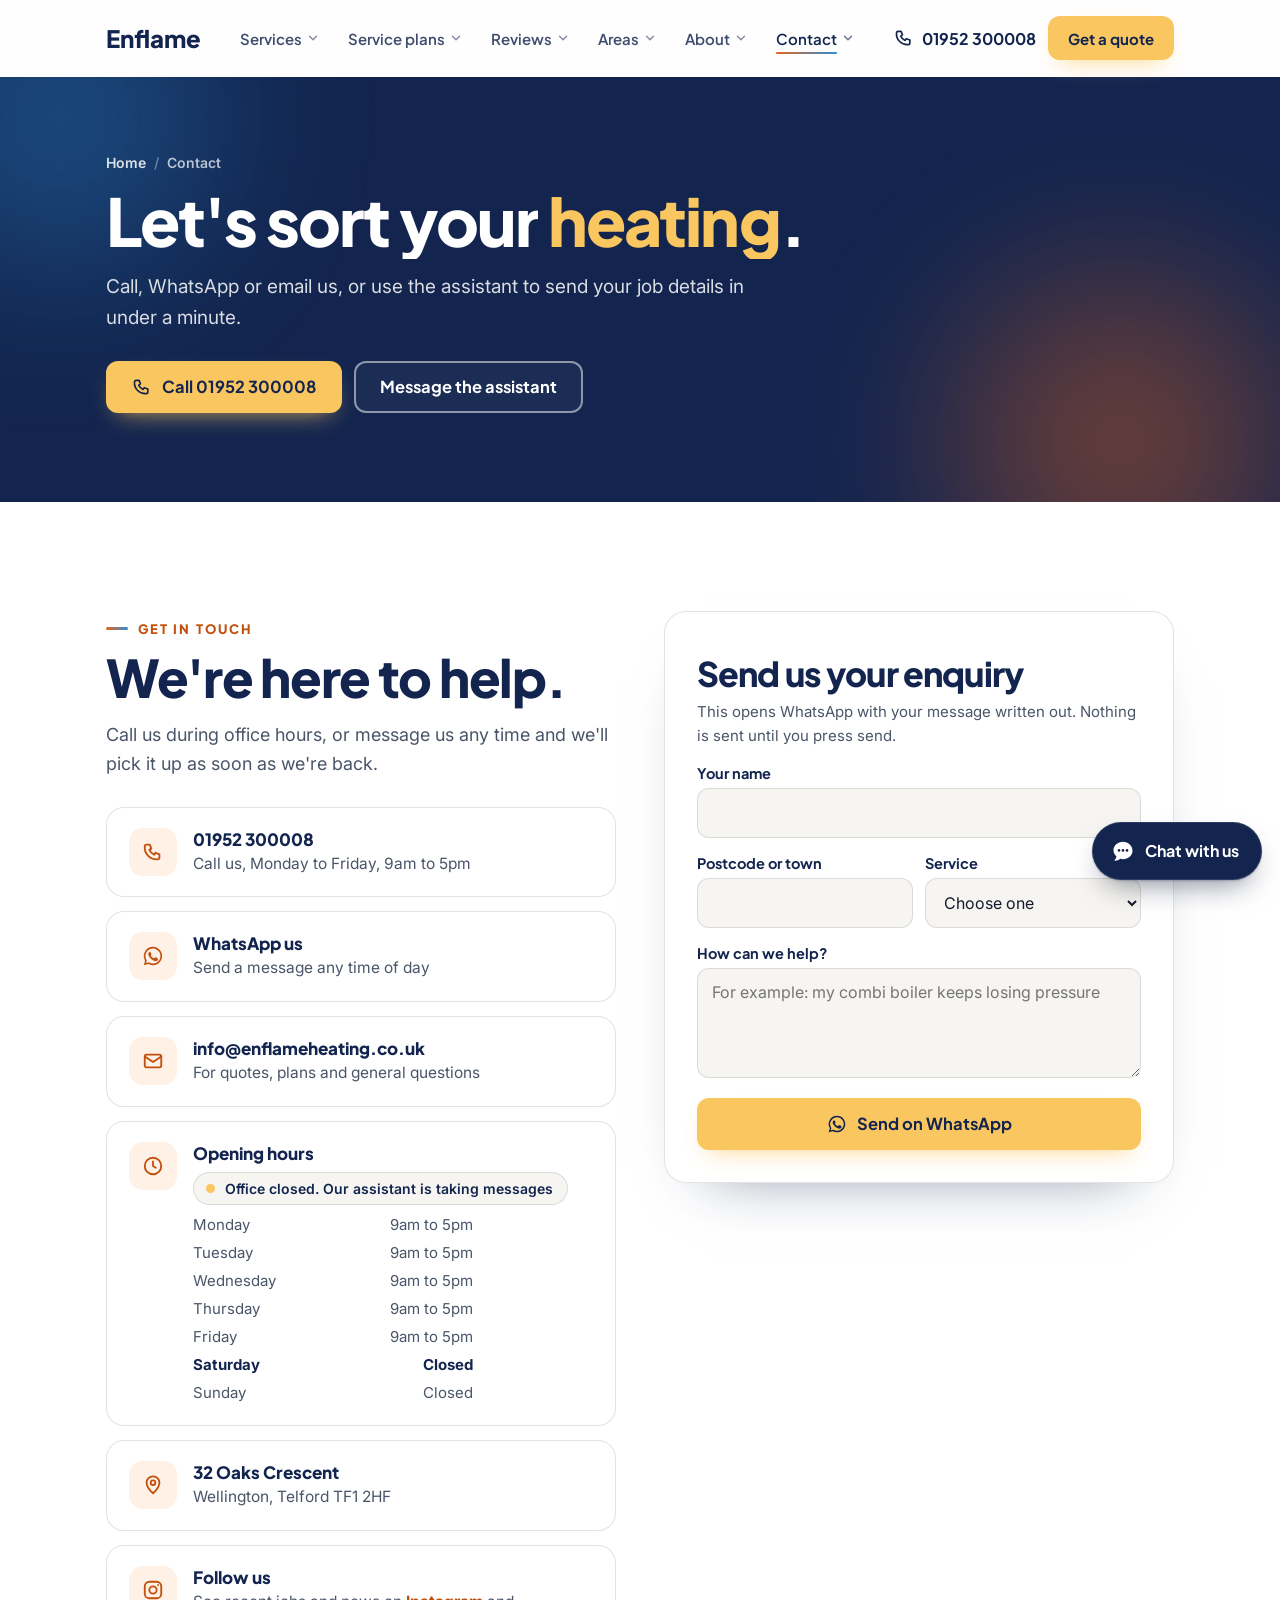
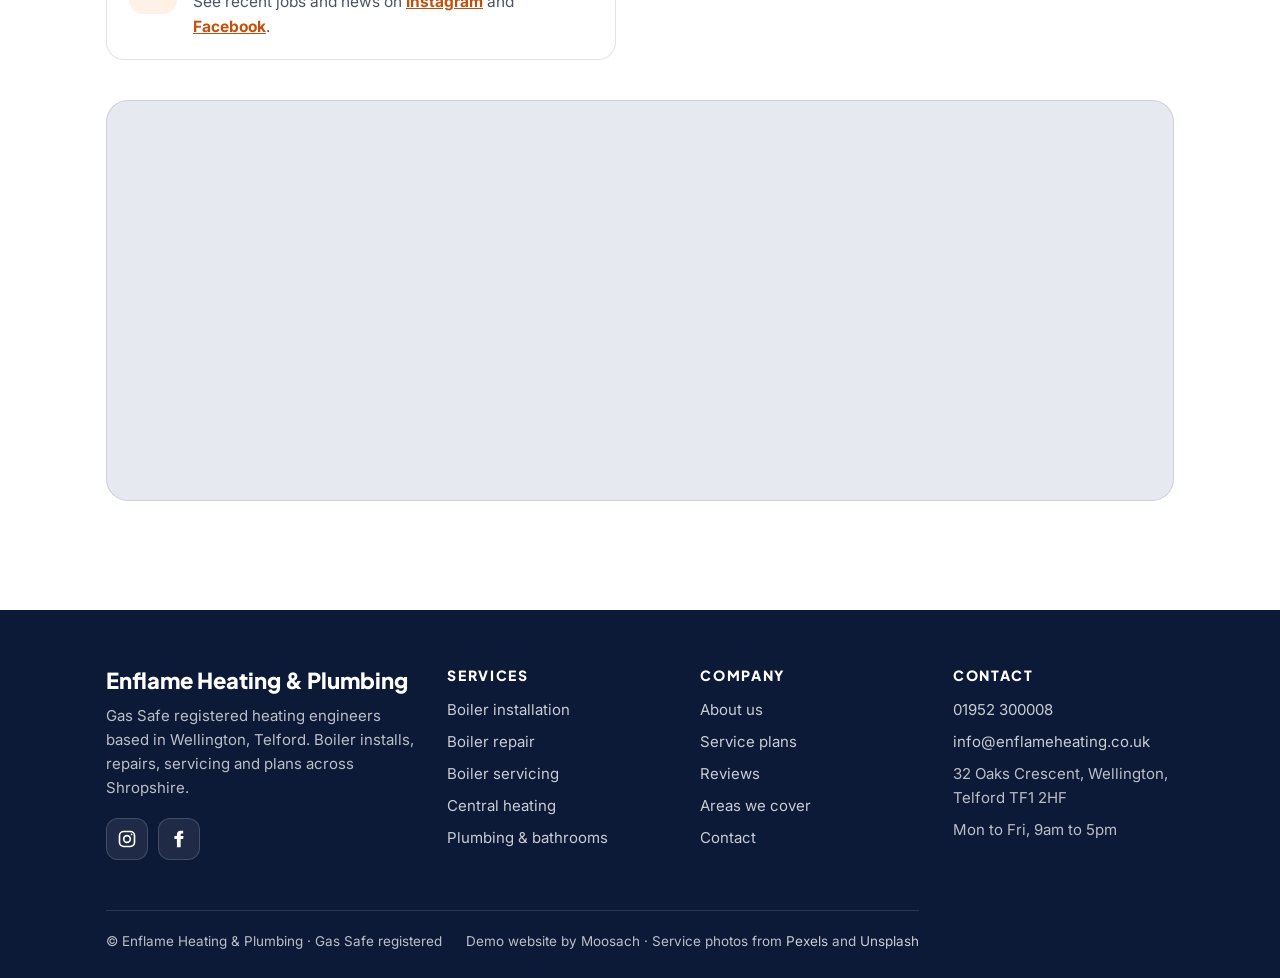
<file: contact.html>
<!doctype html>
<html lang="en-GB">
<head>
<meta charset="utf-8">
<meta name="viewport" content="width=device-width, initial-scale=1, viewport-fit=cover">
<title>Contact | Enflame Heating &amp; Plumbing, Telford</title>
<meta name="description" content="Contact Enflame Heating & Plumbing on 01952 300008 or info@enflameheating.co.uk. 32 Oaks Crescent, Wellington, Telford TF1 2HF.">
<meta name="robots" content="noindex">
<meta name="theme-color" content="#13254F">
<link rel="preconnect" href="https://fonts.googleapis.com">
<link rel="preconnect" href="https://fonts.gstatic.com" crossorigin>
<link rel="preconnect" href="https://images.pexels.com">
<link href="https://fonts.googleapis.com/css2?family=Plus+Jakarta+Sans:wght@500;600;700;800&family=Inter:wght@400;500;600&display=swap" rel="stylesheet">
<link rel="stylesheet" href="css/style.css">
</head>
<body>
<div class="progress" id="progress" aria-hidden="true"></div>
<header class="top" id="hdr"><div class="wrap">
  <a class="brand" href="index.html" aria-label="Enflame Heating and Plumbing home">
    <img src="https://vxhdbfdtiluapgnfupjo.supabase.co/storage/v1/object/public/website-images/edcd4f80-3d1d-410c-832a-239c7dedd371/logo-1782218419169.png" alt="Enflame Heating and Plumbing" width="112" height="56" onerror="this.parentNode.classList.add('noimg');this.remove()">
    <span class="txt">Enflame</span>
  </a>
  <nav aria-label="Main"><div class="dd wide"><a class="dd-t" href="services.html" aria-haspopup="true" aria-controls="dd-services">Services<svg class="chev" viewBox="0 0 24 24" fill="none" stroke="currentColor" stroke-width="2.4" stroke-linecap="round" stroke-linejoin="round" aria-hidden="true"><path d="M6 9l6 6 6-6"/></svg></a><div class="dd-panel" id="dd-services" role="menu"><div class="dd-inner wide"><div class="dd-grid"><a class="dd-a" href="boiler-installation.html"><span class="dd-ic"><svg viewBox="0 0 24 24" fill="none" stroke="currentColor" stroke-width="2" stroke-linecap="round" stroke-linejoin="round" aria-hidden="true"><path d="M12 3c3 4 6 7 6 11a6 6 0 0 1-12 0c0-4 3-7 6-11z"/><path d="M12 18a2.5 2.5 0 0 1-2.5-2.5c0-1.5 1.2-2.7 2.5-4.5 1.3 1.8 2.5 3 2.5 4.5A2.5 2.5 0 0 1 12 18z"/></svg></span><span><b>Boiler installation</b><small>A-rated boilers, fitted properly</small></span></a><a class="dd-a" href="boiler-repair.html"><span class="dd-ic"><svg viewBox="0 0 24 24" fill="none" stroke="currentColor" stroke-width="2" stroke-linecap="round" stroke-linejoin="round" aria-hidden="true"><path d="M14.7 6.3a4 4 0 0 0 5 5L21 13l-8 8-3-3 8-8-1.3-1.3a4 4 0 0 1-5-5L9 6"/><path d="M3 21l6-6"/></svg></span><span><b>Boiler repair</b><small>Fast fault-finding, genuine parts</small></span></a><a class="dd-a" href="boiler-servicing.html"><span class="dd-ic"><svg viewBox="0 0 24 24" fill="none" stroke="currentColor" stroke-width="2" stroke-linecap="round" stroke-linejoin="round" aria-hidden="true"><path d="M9 11l3 3 8-8"/><path d="M20 12v7a2 2 0 0 1-2 2H6a2 2 0 0 1-2-2V5a2 2 0 0 1 2-2h9"/></svg></span><span><b>Boiler servicing</b><small>Annual service and certificate</small></span></a><a class="dd-a" href="central-heating.html"><span class="dd-ic"><svg viewBox="0 0 24 24" fill="none" stroke="currentColor" stroke-width="2" stroke-linecap="round" stroke-linejoin="round" aria-hidden="true"><rect x="3" y="6" width="18" height="12" rx="2"/><path d="M7 6v12M11 6v12M15 6v12M19 6v12M5 21v-3M19 21v-3"/></svg></span><span><b>Central heating</b><small>Radiators, controls, powerflush</small></span></a><a class="dd-a" href="plumbing-bathrooms.html"><span class="dd-ic"><svg viewBox="0 0 24 24" fill="none" stroke="currentColor" stroke-width="2" stroke-linecap="round" stroke-linejoin="round" aria-hidden="true"><path d="M12 3s6 6.5 6 11a6 6 0 0 1-12 0c0-4.5 6-11 6-11z"/></svg></span><span><b>Plumbing</b><small>Leaks, drains, taps and pumps</small></span></a><a class="dd-a" href="plumbing-bathrooms.html#bathrooms"><span class="dd-ic"><svg viewBox="0 0 24 24" fill="none" stroke="currentColor" stroke-width="2" stroke-linecap="round" stroke-linejoin="round" aria-hidden="true"><path d="M4 12h16v3a5 5 0 0 1-5 5H9a5 5 0 0 1-5-5z"/><path d="M6 12V5a2 2 0 0 1 4 0"/><path d="M7 20l-1 2M17 20l1 2"/></svg></span><span><b>Bathrooms</b><small>Updates to full renovations</small></span></a><a class="dd-a" href="boiler-repair.html#lpg"><span class="dd-ic"><svg viewBox="0 0 24 24" fill="none" stroke="currentColor" stroke-width="2" stroke-linecap="round" stroke-linejoin="round" aria-hidden="true"><rect x="6" y="5" width="12" height="16" rx="6"/><path d="M10 2h4v3h-4z"/></svg></span><span><b>LPG boilers</b><small>Off-grid repairs and installs</small></span></a><a class="dd-a" href="boiler-installation.html#replacement"><span class="dd-ic"><svg viewBox="0 0 24 24" fill="none" stroke="currentColor" stroke-width="2" stroke-linecap="round" stroke-linejoin="round" aria-hidden="true"><path d="M4 7h13l-3-3M20 17H7l3 3"/></svg></span><span><b>Boiler replacement</b><small>Honest repair or replace advice</small></span></a></div><div class="dd-foot"><a href="services.html">View all services →</a><button type="button" data-chat="Boiler not working">Boiler broken? Chat to us</button></div></div></div></div><div class="dd"><a class="dd-t" href="service-plans.html" aria-haspopup="true" aria-controls="dd-service-plans">Service plans<svg class="chev" viewBox="0 0 24 24" fill="none" stroke="currentColor" stroke-width="2.4" stroke-linecap="round" stroke-linejoin="round" aria-hidden="true"><path d="M6 9l6 6 6-6"/></svg></a><div class="dd-panel" id="dd-service-plans" role="menu"><div class="dd-inner"><div class="dd-grid"><a class="dd-a" href="service-plans.html#plan-basic"><span><b>Basic Service Plan</b><small>£8.99 a month</small></span></a><a class="dd-a" href="service-plans.html#plan-plus"><span><b>Service Plan Plus</b><small>£10.99 a month</small></span></a><a class="dd-a" href="service-plans.html#plan-silver"><span><b>Silver Plan</b><small>£17.99 a month</small></span></a><a class="dd-a hot" href="service-plans.html#plan-gold"><span><b>Gold Plan <em>Recommended</em></b><small>£21.99 a month</small></span></a><a class="dd-a" href="service-plans.html#plan-platinum"><span><b>Platinum Plan</b><small>£24.99 a month</small></span></a><a class="dd-a" href="service-plans.html#plan-extreme"><span><b>Platinum Extreme</b><small>£39.99 a month</small></span></a></div><div class="dd-foot"><a href="service-plans.html#compare">Compare all plans →</a><a href="service-plans.html#faqs">Plan FAQs</a></div></div></div></div><div class="dd narrow"><a class="dd-t" href="reviews.html" aria-haspopup="true" aria-controls="dd-reviews">Reviews<svg class="chev" viewBox="0 0 24 24" fill="none" stroke="currentColor" stroke-width="2.4" stroke-linecap="round" stroke-linejoin="round" aria-hidden="true"><path d="M6 9l6 6 6-6"/></svg></a><div class="dd-panel" id="dd-reviews" role="menu"><div class="dd-inner narrow"><div class="dd-grid"><div class="dd-score"><b>5.0</b><span><i>★★★★★</i>168+ Google reviews</span></div><a class="dd-a" href="reviews.html#reviews"><span><b>Latest reviews</b><small>What customers are saying</small></span></a><a class="dd-a" href="reviews.html#all"><span><b>All reviews</b><small>Read them in full</small></span></a></div></div></div></div><div class="dd loc"><a class="dd-t" href="areas.html" aria-haspopup="true" aria-controls="dd-areas">Areas<svg class="chev" viewBox="0 0 24 24" fill="none" stroke="currentColor" stroke-width="2.4" stroke-linecap="round" stroke-linejoin="round" aria-hidden="true"><path d="M6 9l6 6 6-6"/></svg></a><div class="dd-panel" id="dd-areas" role="menu"><div class="dd-inner loc"><div class="dd-grid"><a class="dd-area" href="areas.html#area-wellington">Wellington</a><a class="dd-area" href="areas.html#area-telford">Telford</a><a class="dd-area" href="areas.html#area-shrewsbury">Shrewsbury</a><a class="dd-area" href="areas.html#area-newport">Newport</a><a class="dd-area" href="areas.html#area-shifnal">Shifnal</a><a class="dd-area" href="areas.html#area-broseley">Broseley</a><a class="dd-area" href="areas.html#area-dawley">Dawley</a><a class="dd-area" href="areas.html#area-oakengates">Oakengates</a><a class="dd-area" href="areas.html#area-donnington">Donnington</a><a class="dd-area" href="areas.html#area-hadley-and-leegomery">Hadley &amp; Leegomery</a><a class="dd-area" href="areas.html#area-lawley-village">Lawley Village</a><a class="dd-area" href="areas.html#area-priorslee">Priorslee</a><a class="dd-area" href="areas.html#area-st-georges">St George's</a><a class="dd-area" href="areas.html#area-horsehay">Horsehay</a><a class="dd-area" href="areas.html#area-allscott">Allscott</a><a class="dd-area" href="areas.html#area-atterley">Atterley</a><a class="dd-area" href="areas.html#area-crudgington">Crudgington</a></div><div class="dd-foot"><a href="areas.html">See the map →</a><button type="button" data-chat="Do you cover my area?">Check my postcode</button></div></div></div></div><div class="dd narrow"><a class="dd-t" href="about.html" aria-haspopup="true" aria-controls="dd-about">About<svg class="chev" viewBox="0 0 24 24" fill="none" stroke="currentColor" stroke-width="2.4" stroke-linecap="round" stroke-linejoin="round" aria-hidden="true"><path d="M6 9l6 6 6-6"/></svg></a><div class="dd-panel" id="dd-about" role="menu"><div class="dd-inner narrow"><div class="dd-grid"><a class="dd-a" href="about.html#story"><span class="dd-ic"><svg viewBox="0 0 24 24" fill="none" stroke="currentColor" stroke-width="2" stroke-linecap="round" stroke-linejoin="round" aria-hidden="true"><path d="M12 3c3 4 6 7 6 11a6 6 0 0 1-12 0c0-4 3-7 6-11z"/><path d="M12 18a2.5 2.5 0 0 1-2.5-2.5c0-1.5 1.2-2.7 2.5-4.5 1.3 1.8 2.5 3 2.5 4.5A2.5 2.5 0 0 1 12 18z"/></svg></span><span><b>Our story</b><small>20+ years in Telford</small></span></a><a class="dd-a" href="about.html#why"><span class="dd-ic"><svg viewBox="0 0 24 24" fill="none" stroke="currentColor" stroke-width="2" stroke-linecap="round" stroke-linejoin="round" aria-hidden="true"><path d="M9 11l3 3 8-8"/><path d="M20 12v7a2 2 0 0 1-2 2H6a2 2 0 0 1-2-2V5a2 2 0 0 1 2-2h9"/></svg></span><span><b>Why choose us</b><small>Safety, warranty, clear prices</small></span></a><a class="dd-a" href="about.html#accreditations"><span class="dd-ic"><svg viewBox="0 0 24 24" fill="none" stroke="currentColor" stroke-width="2" stroke-linecap="round" stroke-linejoin="round" aria-hidden="true"><path d="M12 3l7 3v5c0 4.5-3 8.5-7 10-4-1.5-7-5.5-7-10V6z"/><path d="M9 12l2 2 4-4"/></svg></span><span><b>Accreditations</b><small>Gas Safe, Baxi, Ideal and more</small></span></a></div></div></div></div><div class="dd narrow"><a class="dd-t" href="contact.html" aria-current="page" aria-haspopup="true" aria-controls="dd-contact">Contact<svg class="chev" viewBox="0 0 24 24" fill="none" stroke="currentColor" stroke-width="2.4" stroke-linecap="round" stroke-linejoin="round" aria-hidden="true"><path d="M6 9l6 6 6-6"/></svg></a><div class="dd-panel" id="dd-contact" role="menu"><div class="dd-inner narrow"><div class="dd-grid"><a class="dd-a" href="tel:+441952300008"><span class="dd-ic"><svg class="i" viewBox="0 0 24 24" fill="none" stroke="currentColor" stroke-width="2" stroke-linecap="round" stroke-linejoin="round" aria-hidden="true"><path d="M5 4h3.5l1.7 4.3-2.2 1.4a11 11 0 0 0 5.3 5.3l1.4-2.2L19 14.5V18a2 2 0 0 1-2 2A13 13 0 0 1 3 6a2 2 0 0 1 2-2z"/></svg></span><span><b>Call 01952 300008</b><small>Mon to Fri, 9am to 5pm</small></span></a><a class="dd-a" href="https://wa.me/441952300008?text=Hi%20Enflame%2C%20"><span class="dd-ic"><svg viewBox="0 0 24 24" fill="currentColor" aria-hidden="true"><path d="M12 2a10 10 0 0 0-8.6 15.1L2 22l5-1.3A10 10 0 1 0 12 2zm0 18.2c-1.5 0-3-.4-4.3-1.2l-.3-.2-3 .8.8-2.9-.2-.3A8.2 8.2 0 1 1 12 20.2zm4.5-6.1c-.2-.1-1.5-.7-1.7-.8-.2-.1-.4-.1-.6.1l-.8 1c-.1.2-.3.2-.5.1a6.7 6.7 0 0 1-3.3-2.9c-.2-.4.2-.4.7-1.3.1-.2 0-.3 0-.4l-.8-1.8c-.2-.5-.4-.4-.6-.4h-.5a1 1 0 0 0-.7.3 3 3 0 0 0-.9 2.2 5.2 5.2 0 0 0 1.1 2.7 11.8 11.8 0 0 0 4.5 4c1.7.7 2.3.8 3.2.6.5-.1 1.5-.6 1.7-1.2.2-.6.2-1.1.2-1.2-.1-.1-.3-.2-.5-.3z"/></svg></span><span><b>WhatsApp us</b><small>Message any time</small></span></a><a class="dd-a" href="mailto:info@enflameheating.co.uk"><span class="dd-ic"><svg viewBox="0 0 24 24" fill="none" stroke="currentColor" stroke-width="2" stroke-linecap="round" stroke-linejoin="round" aria-hidden="true"><rect x="3" y="5" width="18" height="14" rx="2"/><path d="M3 7l9 6 9-6"/></svg></span><span><b>Email us</b><small>info@enflameheating.co.uk</small></span></a><a class="dd-a" href="contact.html#enq"><span class="dd-ic"><svg viewBox="0 0 24 24" fill="none" stroke="currentColor" stroke-width="2" stroke-linecap="round" stroke-linejoin="round" aria-hidden="true"><path d="M9 11l3 3 8-8"/><path d="M20 12v7a2 2 0 0 1-2 2H6a2 2 0 0 1-2-2V5a2 2 0 0 1 2-2h9"/></svg></span><span><b>Enquiry form</b><small>Sends via WhatsApp</small></span></a><a class="dd-a" href="contact.html#map"><span class="dd-ic"><svg viewBox="0 0 24 24" fill="none" stroke="currentColor" stroke-width="2" stroke-linecap="round" stroke-linejoin="round" aria-hidden="true"><path d="M12 21s-7-6.2-7-11.5A7 7 0 0 1 19 9.5C19 14.8 12 21 12 21z"/><circle cx="12" cy="9.5" r="2.5"/></svg></span><span><b>Find us</b><small>Wellington, Telford TF1 2HF</small></span></a></div><div class="dd-foot"><span class="dd-follow">Follow us</span><div class="social"><a href="https://www.instagram.com/enflameheating/" target="_blank" rel="noopener" aria-label="Enflame on Instagram"><svg viewBox="0 0 24 24" fill="none" stroke="currentColor" stroke-width="2" stroke-linecap="round" stroke-linejoin="round" aria-hidden="true"><rect x="3" y="3" width="18" height="18" rx="5"/><circle cx="12" cy="12" r="4"/><circle cx="17.5" cy="6.5" r="1" fill="currentColor" stroke="none"/></svg></a><a href="https://www.facebook.com/enflame.heating" target="_blank" rel="noopener" aria-label="Enflame on Facebook"><svg viewBox="0 0 24 24" fill="currentColor" aria-hidden="true"><path d="M14 8.5V6.8c0-.8.5-1.3 1.4-1.3H17V2.2C16.6 2.1 15.4 2 14.1 2 11.3 2 9.5 3.7 9.5 6.6v1.9H6.5V12h3V22H14V12h2.9l.5-3.5z"/></svg></a></div></div></div></div></div></nav>
  <div class="right">
    <a class="phone" href="tel:+441952300008"><svg class="i" viewBox="0 0 24 24" fill="none" stroke="currentColor" stroke-width="2" stroke-linecap="round" stroke-linejoin="round" aria-hidden="true"><path d="M5 4h3.5l1.7 4.3-2.2 1.4a11 11 0 0 0 5.3 5.3l1.4-2.2L19 14.5V18a2 2 0 0 1-2 2A13 13 0 0 1 3 6a2 2 0 0 1 2-2z"/></svg><span>01952 300008</span></a>
    <button class="btn gold small" type="button" data-chat="Get a quote">Get a quote</button>
    <button class="burger" id="burger" type="button" aria-label="Menu" aria-expanded="false" aria-controls="mnav"><span></span></button>
  </div>
</div></header>
<div class="mnav" id="mnav" aria-hidden="true"><div class="sheet"><nav aria-label="Mobile"><ul><li><a class="l" href="index.html">Home<span aria-hidden="true">→</span></a></li><li><a class="l" href="services.html">Services<span aria-hidden="true">→</span></a></li><li><a class="l" href="service-plans.html">Service plans<span aria-hidden="true">→</span></a></li><li><a class="l" href="reviews.html">Reviews<span aria-hidden="true">→</span></a></li><li><a class="l" href="areas.html">Areas<span aria-hidden="true">→</span></a></li><li><a class="l" href="about.html">About<span aria-hidden="true">→</span></a></li><li><a class="l" href="contact.html" aria-current="page">Contact<span aria-hidden="true">→</span></a></li></ul></nav>
  <div class="acts"><a class="btn navy small" href="tel:+441952300008">Call us</a><button class="btn gold small" type="button" data-chat="">Message us</button></div><div class="social m"><a href="https://www.instagram.com/enflameheating/" target="_blank" rel="noopener" aria-label="Enflame on Instagram"><svg viewBox="0 0 24 24" fill="none" stroke="currentColor" stroke-width="2" stroke-linecap="round" stroke-linejoin="round" aria-hidden="true"><rect x="3" y="3" width="18" height="18" rx="5"/><circle cx="12" cy="12" r="4"/><circle cx="17.5" cy="6.5" r="1" fill="currentColor" stroke="none"/></svg></a><a href="https://www.facebook.com/enflame.heating" target="_blank" rel="noopener" aria-label="Enflame on Facebook"><svg viewBox="0 0 24 24" fill="currentColor" aria-hidden="true"><path d="M14 8.5V6.8c0-.8.5-1.3 1.4-1.3H17V2.2C16.6 2.1 15.4 2 14.1 2 11.3 2 9.5 3.7 9.5 6.6v1.9H6.5V12h3V22H14V12h2.9l.5-3.5z"/></svg></a></div></div></div>
<main id="top">
<section class="phero solo"><span class="blob b1" aria-hidden="true"></span><span class="blob b2" aria-hidden="true"></span><span class="grain" aria-hidden="true"></span>
<div class="wrap"><div><nav class="crumbs fade" aria-label="Breadcrumb" style="--t:.05s"><a href="index.html">Home</a><span aria-hidden="true">/</span><span>Contact</span></nav><h1 data-split>Let's sort your <em>heating</em>.</h1><p class="sub fade" style="--t:.6s">Call, WhatsApp or email us, or use the assistant to send your job details in under a minute.</p><div class="cta fade" style="--t:.75s"><a class="btn gold" href="tel:+441952300008"><svg class="i" viewBox="0 0 24 24" fill="none" stroke="currentColor" stroke-width="2" stroke-linecap="round" stroke-linejoin="round" aria-hidden="true"><path d="M5 4h3.5l1.7 4.3-2.2 1.4a11 11 0 0 0 5.3 5.3l1.4-2.2L19 14.5V18a2 2 0 0 1-2 2A13 13 0 0 1 3 6a2 2 0 0 1 2-2z"/></svg>Call 01952 300008</a><button class="btn ghost" type="button" data-chat="">Message the assistant</button></div></div></div></section><section style="background:#fff"><div class="wrap"><div class="cgrid">
<div>
  <p class="kicker rv">Get in touch</p><h2 class="rv">We're here to help.</h2>
  <p class="lead rv">Call us during office hours, or message us any time and we'll pick it up as soon as we're back.</p>
  <div class="cards" style="margin-top:28px">
    <a class="ccard rv" href="tel:+441952300008"><span class="ic"><svg viewBox="0 0 24 24" fill="none" stroke="currentColor" stroke-width="2" stroke-linecap="round" stroke-linejoin="round" aria-hidden="true"><path d="M5 4h3.5l1.7 4.3-2.2 1.4a11 11 0 0 0 5.3 5.3l1.4-2.2L19 14.5V18a2 2 0 0 1-2 2A13 13 0 0 1 3 6a2 2 0 0 1 2-2z"/></svg></span><span><h3>01952 300008</h3><p>Call us, Monday to Friday, 9am to 5pm</p></span></a>
    <a class="ccard rv" style="--i:1" href="https://wa.me/441952300008?text=Hi%20Enflame%2C%20" target="_blank" rel="noopener"><span class="ic"><svg viewBox="0 0 24 24" fill="currentColor" aria-hidden="true"><path d="M12 2a10 10 0 0 0-8.6 15.1L2 22l5-1.3A10 10 0 1 0 12 2zm0 18.2c-1.5 0-3-.4-4.3-1.2l-.3-.2-3 .8.8-2.9-.2-.3A8.2 8.2 0 1 1 12 20.2zm4.5-6.1c-.2-.1-1.5-.7-1.7-.8-.2-.1-.4-.1-.6.1l-.8 1c-.1.2-.3.2-.5.1a6.7 6.7 0 0 1-3.3-2.9c-.2-.4.2-.4.7-1.3.1-.2 0-.3 0-.4l-.8-1.8c-.2-.5-.4-.4-.6-.4h-.5a1 1 0 0 0-.7.3 3 3 0 0 0-.9 2.2 5.2 5.2 0 0 0 1.1 2.7 11.8 11.8 0 0 0 4.5 4c1.7.7 2.3.8 3.2.6.5-.1 1.5-.6 1.7-1.2.2-.6.2-1.1.2-1.2-.1-.1-.3-.2-.5-.3z"/></svg></span><span><h3>WhatsApp us</h3><p>Send a message any time of day</p></span></a>
    <a class="ccard rv" style="--i:2" href="mailto:info@enflameheating.co.uk"><span class="ic"><svg viewBox="0 0 24 24" fill="none" stroke="currentColor" stroke-width="2" stroke-linecap="round" stroke-linejoin="round" aria-hidden="true"><rect x="3" y="5" width="18" height="14" rx="2"/><path d="M3 7l9 6 9-6"/></svg></span><span><h3>info@enflameheating.co.uk</h3><p>For quotes, plans and general questions</p></span></a>
    <div class="ccard rv" style="--i:3"><span class="ic"><svg viewBox="0 0 24 24" fill="none" stroke="currentColor" stroke-width="2" stroke-linecap="round" stroke-linejoin="round" aria-hidden="true"><circle cx="12" cy="12" r="9"/><path d="M12 7v5l3 2"/></svg></span><span><h3>Opening hours</h3><span class="status" data-status style="margin-top:8px;background:var(--paper);border-color:var(--line);color:var(--navy)"><i></i><span>Checking...</span></span>
      <div class="hours"><div data-day="1"><span>Monday</span><span>9am to 5pm</span></div><div data-day="2"><span>Tuesday</span><span>9am to 5pm</span></div><div data-day="3"><span>Wednesday</span><span>9am to 5pm</span></div><div data-day="4"><span>Thursday</span><span>9am to 5pm</span></div><div data-day="5"><span>Friday</span><span>9am to 5pm</span></div><div data-day="6"><span>Saturday</span><span>Closed</span></div><div data-day="0"><span>Sunday</span><span>Closed</span></div></div></span></div>
    <div class="ccard rv" style="--i:4"><span class="ic"><svg viewBox="0 0 24 24" fill="none" stroke="currentColor" stroke-width="2" stroke-linecap="round" stroke-linejoin="round" aria-hidden="true"><path d="M12 21s-7-6.2-7-11.5A7 7 0 0 1 19 9.5C19 14.8 12 21 12 21z"/><circle cx="12" cy="9.5" r="2.5"/></svg></span><span><h3>32 Oaks Crescent</h3><p>Wellington, Telford TF1 2HF</p></span></div>
    <div class="ccard rv" style="--i:5"><span class="ic"><svg viewBox="0 0 24 24" fill="none" stroke="currentColor" stroke-width="2" stroke-linecap="round" stroke-linejoin="round" aria-hidden="true"><rect x="3" y="3" width="18" height="18" rx="5"/><circle cx="12" cy="12" r="4"/><circle cx="17.5" cy="6.5" r="1" fill="currentColor" stroke="none"/></svg></span><span><h3>Follow us</h3><p>See recent jobs and news on <a href="https://www.instagram.com/enflameheating/" target="_blank" rel="noopener" style="color:var(--flame-text);font-weight:700">Instagram</a> and <a href="https://www.facebook.com/enflame.heating" target="_blank" rel="noopener" style="color:var(--flame-text);font-weight:700">Facebook</a>.</p></span></div>
  </div>
</div>
<form class="enq rv" id="enq" novalidate>
  <h2>Send us your enquiry</h2>
  <p class="note">This opens WhatsApp with your message written out. Nothing is sent until you press send.</p>
  <div class="field"><label for="f-name">Your name</label><input id="f-name" name="name" autocomplete="name" required></div>
  <div class="row2">
    <div class="field"><label for="f-pc">Postcode or town</label><input id="f-pc" name="postcode" autocomplete="postal-code"></div>
    <div class="field"><label for="f-svc">Service</label><select id="f-svc" name="service"><option value="">Choose one</option><option>Boiler repair</option><option>Boiler service</option><option>New boiler quote</option><option>Service plan</option><option>Central heating</option><option>Plumbing</option><option>Bathroom</option><option>Something else</option></select></div>
  </div>
  <div class="field"><label for="f-msg">How can we help?</label><textarea id="f-msg" name="message" required placeholder="For example: my combi boiler keeps losing pressure"></textarea></div>
  <button class="btn gold" type="submit"><svg class="i" viewBox="0 0 24 24" fill="currentColor" aria-hidden="true"><path d="M12 2a10 10 0 0 0-8.6 15.1L2 22l5-1.3A10 10 0 1 0 12 2zm0 18.2c-1.5 0-3-.4-4.3-1.2l-.3-.2-3 .8.8-2.9-.2-.3A8.2 8.2 0 1 1 12 20.2zm4.5-6.1c-.2-.1-1.5-.7-1.7-.8-.2-.1-.4-.1-.6.1l-.8 1c-.1.2-.3.2-.5.1a6.7 6.7 0 0 1-3.3-2.9c-.2-.4.2-.4.7-1.3.1-.2 0-.3 0-.4l-.8-1.8c-.2-.5-.4-.4-.6-.4h-.5a1 1 0 0 0-.7.3 3 3 0 0 0-.9 2.2 5.2 5.2 0 0 0 1.1 2.7 11.8 11.8 0 0 0 4.5 4c1.7.7 2.3.8 3.2.6.5-.1 1.5-.6 1.7-1.2.2-.6.2-1.1.2-1.2-.1-.1-.3-.2-.5-.3z"/></svg>Send on WhatsApp</button>
</form>
</div>
<div class="map rv" id="map"><iframe title="Map showing Enflame at 32 Oaks Crescent, Wellington, Telford" loading="lazy" src="https://maps.google.com/maps?q=32%20Oaks%20Crescent%2C%20Wellington%2C%20Telford%20TF1%202HF&z=15&output=embed" referrerpolicy="no-referrer-when-downgrade"></iframe></div>
</div></section>
</main>
<footer class="big"><div class="wrap">
  <div class="cols">
    <div><p class="fbrand">Enflame Heating &amp; Plumbing</p><p>Gas Safe registered heating engineers based in Wellington, Telford. Boiler installs, repairs, servicing and plans across Shropshire.</p><div class="social"><a href="https://www.instagram.com/enflameheating/" target="_blank" rel="noopener" aria-label="Enflame on Instagram"><svg viewBox="0 0 24 24" fill="none" stroke="currentColor" stroke-width="2" stroke-linecap="round" stroke-linejoin="round" aria-hidden="true"><rect x="3" y="3" width="18" height="18" rx="5"/><circle cx="12" cy="12" r="4"/><circle cx="17.5" cy="6.5" r="1" fill="currentColor" stroke="none"/></svg></a><a href="https://www.facebook.com/enflame.heating" target="_blank" rel="noopener" aria-label="Enflame on Facebook"><svg viewBox="0 0 24 24" fill="currentColor" aria-hidden="true"><path d="M14 8.5V6.8c0-.8.5-1.3 1.4-1.3H17V2.2C16.6 2.1 15.4 2 14.1 2 11.3 2 9.5 3.7 9.5 6.6v1.9H6.5V12h3V22H14V12h2.9l.5-3.5z"/></svg></a></div></div>
    <div><h4>Services</h4><ul><li><a href="boiler-installation.html">Boiler installation</a></li><li><a href="boiler-repair.html">Boiler repair</a></li><li><a href="boiler-servicing.html">Boiler servicing</a></li><li><a href="central-heating.html">Central heating</a></li><li><a href="plumbing-bathrooms.html">Plumbing &amp; bathrooms</a></li></ul></div>
    <div><h4>Company</h4><ul><li><a href="about.html">About us</a></li><li><a href="service-plans.html">Service plans</a></li><li><a href="reviews.html">Reviews</a></li><li><a href="areas.html">Areas we cover</a></li><li><a href="contact.html">Contact</a></li></ul></div>
    <div><h4>Contact</h4><ul><li><a href="tel:+441952300008">01952 300008</a></li><li><a href="mailto:info@enflameheating.co.uk">info@enflameheating.co.uk</a></li><li>32 Oaks Crescent, Wellington, Telford TF1 2HF</li><li>Mon to Fri, 9am to 5pm</li></ul></div>
  </div>
  <div class="bottom"><span>© Enflame Heating &amp; Plumbing · Gas Safe registered</span><span>Demo website by Moosach · Service photos from <a href="https://www.pexels.com" rel="noopener" target="_blank">Pexels</a> and <a href="https://unsplash.com" rel="noopener" target="_blank">Unsplash</a></span></div>
</div></footer>
<script src="js/site.js" defer></script>
<script src="chat.js" defer></script>
</body>
</html>
</file>
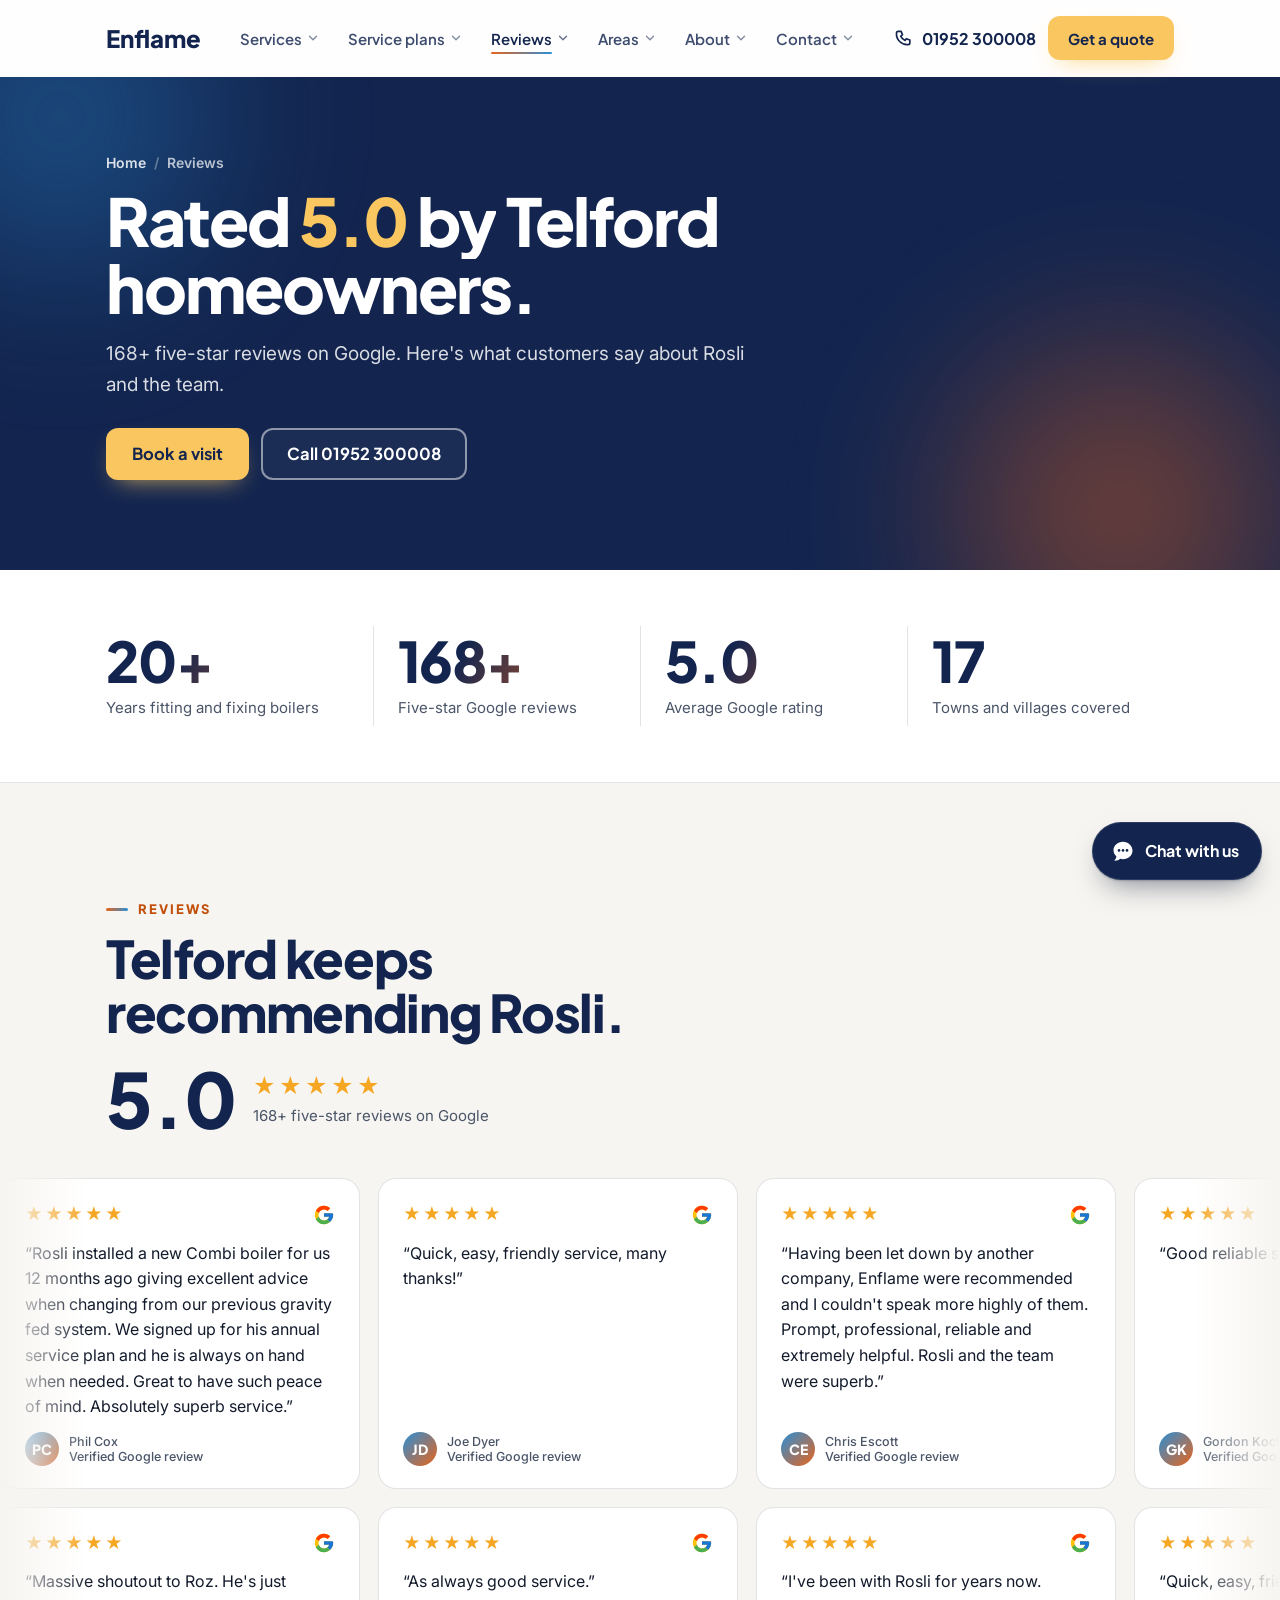
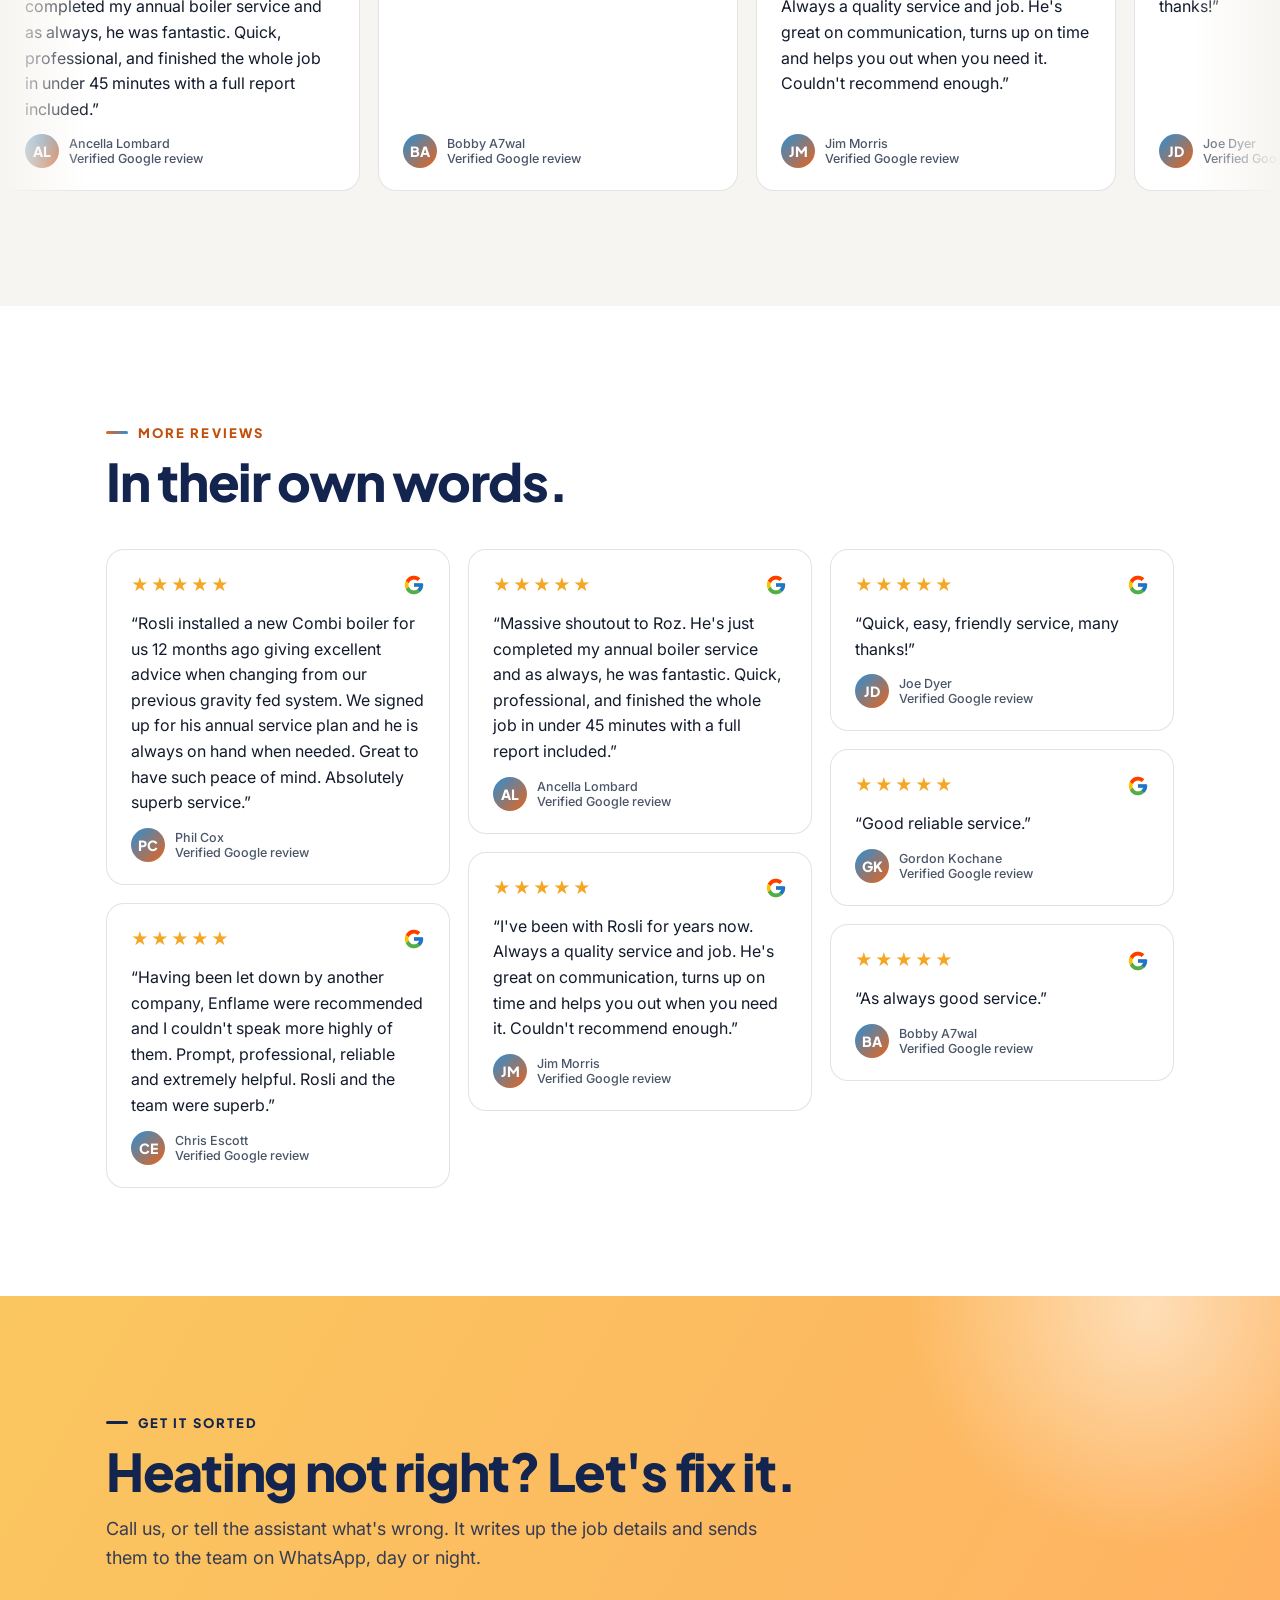
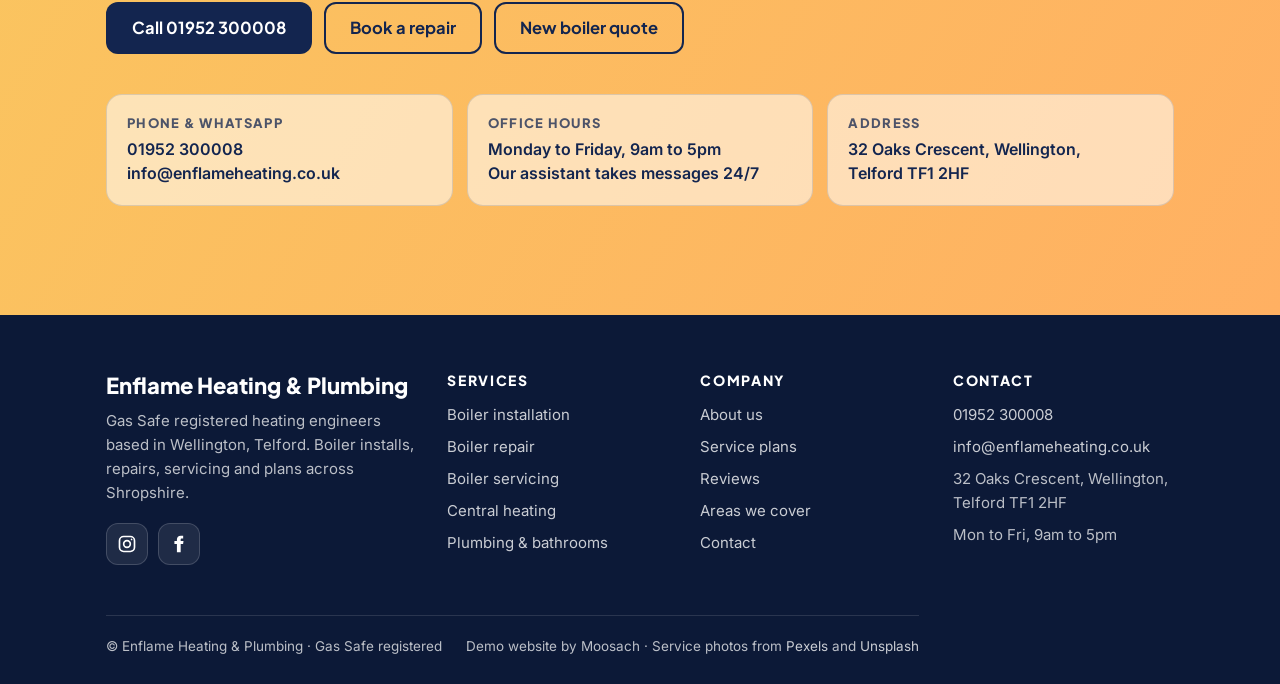
<file: reviews.html>
<!doctype html>
<html lang="en-GB">
<head>
<meta charset="utf-8">
<meta name="viewport" content="width=device-width, initial-scale=1, viewport-fit=cover">
<title>Reviews | Enflame Heating &amp; Plumbing, Telford</title>
<meta name="description" content="Enflame Heating & Plumbing is rated 5.0 on Google from 168+ five-star reviews. Read what Telford customers say.">
<meta name="robots" content="noindex">
<meta name="theme-color" content="#13254F">
<link rel="preconnect" href="https://fonts.googleapis.com">
<link rel="preconnect" href="https://fonts.gstatic.com" crossorigin>
<link rel="preconnect" href="https://images.pexels.com">
<link href="https://fonts.googleapis.com/css2?family=Plus+Jakarta+Sans:wght@500;600;700;800&family=Inter:wght@400;500;600&display=swap" rel="stylesheet">
<link rel="stylesheet" href="css/style.css">
</head>
<body>
<div class="progress" id="progress" aria-hidden="true"></div>
<header class="top" id="hdr"><div class="wrap">
  <a class="brand" href="index.html" aria-label="Enflame Heating and Plumbing home">
    <img src="https://vxhdbfdtiluapgnfupjo.supabase.co/storage/v1/object/public/website-images/edcd4f80-3d1d-410c-832a-239c7dedd371/logo-1782218419169.png" alt="Enflame Heating and Plumbing" width="112" height="56" onerror="this.parentNode.classList.add('noimg');this.remove()">
    <span class="txt">Enflame</span>
  </a>
  <nav aria-label="Main"><div class="dd wide"><a class="dd-t" href="services.html" aria-haspopup="true" aria-controls="dd-services">Services<svg class="chev" viewBox="0 0 24 24" fill="none" stroke="currentColor" stroke-width="2.4" stroke-linecap="round" stroke-linejoin="round" aria-hidden="true"><path d="M6 9l6 6 6-6"/></svg></a><div class="dd-panel" id="dd-services" role="menu"><div class="dd-inner wide"><div class="dd-grid"><a class="dd-a" href="boiler-installation.html"><span class="dd-ic"><svg viewBox="0 0 24 24" fill="none" stroke="currentColor" stroke-width="2" stroke-linecap="round" stroke-linejoin="round" aria-hidden="true"><path d="M12 3c3 4 6 7 6 11a6 6 0 0 1-12 0c0-4 3-7 6-11z"/><path d="M12 18a2.5 2.5 0 0 1-2.5-2.5c0-1.5 1.2-2.7 2.5-4.5 1.3 1.8 2.5 3 2.5 4.5A2.5 2.5 0 0 1 12 18z"/></svg></span><span><b>Boiler installation</b><small>A-rated boilers, fitted properly</small></span></a><a class="dd-a" href="boiler-repair.html"><span class="dd-ic"><svg viewBox="0 0 24 24" fill="none" stroke="currentColor" stroke-width="2" stroke-linecap="round" stroke-linejoin="round" aria-hidden="true"><path d="M14.7 6.3a4 4 0 0 0 5 5L21 13l-8 8-3-3 8-8-1.3-1.3a4 4 0 0 1-5-5L9 6"/><path d="M3 21l6-6"/></svg></span><span><b>Boiler repair</b><small>Fast fault-finding, genuine parts</small></span></a><a class="dd-a" href="boiler-servicing.html"><span class="dd-ic"><svg viewBox="0 0 24 24" fill="none" stroke="currentColor" stroke-width="2" stroke-linecap="round" stroke-linejoin="round" aria-hidden="true"><path d="M9 11l3 3 8-8"/><path d="M20 12v7a2 2 0 0 1-2 2H6a2 2 0 0 1-2-2V5a2 2 0 0 1 2-2h9"/></svg></span><span><b>Boiler servicing</b><small>Annual service and certificate</small></span></a><a class="dd-a" href="central-heating.html"><span class="dd-ic"><svg viewBox="0 0 24 24" fill="none" stroke="currentColor" stroke-width="2" stroke-linecap="round" stroke-linejoin="round" aria-hidden="true"><rect x="3" y="6" width="18" height="12" rx="2"/><path d="M7 6v12M11 6v12M15 6v12M19 6v12M5 21v-3M19 21v-3"/></svg></span><span><b>Central heating</b><small>Radiators, controls, powerflush</small></span></a><a class="dd-a" href="plumbing-bathrooms.html"><span class="dd-ic"><svg viewBox="0 0 24 24" fill="none" stroke="currentColor" stroke-width="2" stroke-linecap="round" stroke-linejoin="round" aria-hidden="true"><path d="M12 3s6 6.5 6 11a6 6 0 0 1-12 0c0-4.5 6-11 6-11z"/></svg></span><span><b>Plumbing</b><small>Leaks, drains, taps and pumps</small></span></a><a class="dd-a" href="plumbing-bathrooms.html#bathrooms"><span class="dd-ic"><svg viewBox="0 0 24 24" fill="none" stroke="currentColor" stroke-width="2" stroke-linecap="round" stroke-linejoin="round" aria-hidden="true"><path d="M4 12h16v3a5 5 0 0 1-5 5H9a5 5 0 0 1-5-5z"/><path d="M6 12V5a2 2 0 0 1 4 0"/><path d="M7 20l-1 2M17 20l1 2"/></svg></span><span><b>Bathrooms</b><small>Updates to full renovations</small></span></a><a class="dd-a" href="boiler-repair.html#lpg"><span class="dd-ic"><svg viewBox="0 0 24 24" fill="none" stroke="currentColor" stroke-width="2" stroke-linecap="round" stroke-linejoin="round" aria-hidden="true"><rect x="6" y="5" width="12" height="16" rx="6"/><path d="M10 2h4v3h-4z"/></svg></span><span><b>LPG boilers</b><small>Off-grid repairs and installs</small></span></a><a class="dd-a" href="boiler-installation.html#replacement"><span class="dd-ic"><svg viewBox="0 0 24 24" fill="none" stroke="currentColor" stroke-width="2" stroke-linecap="round" stroke-linejoin="round" aria-hidden="true"><path d="M4 7h13l-3-3M20 17H7l3 3"/></svg></span><span><b>Boiler replacement</b><small>Honest repair or replace advice</small></span></a></div><div class="dd-foot"><a href="services.html">View all services →</a><button type="button" data-chat="Boiler not working">Boiler broken? Chat to us</button></div></div></div></div><div class="dd"><a class="dd-t" href="service-plans.html" aria-haspopup="true" aria-controls="dd-service-plans">Service plans<svg class="chev" viewBox="0 0 24 24" fill="none" stroke="currentColor" stroke-width="2.4" stroke-linecap="round" stroke-linejoin="round" aria-hidden="true"><path d="M6 9l6 6 6-6"/></svg></a><div class="dd-panel" id="dd-service-plans" role="menu"><div class="dd-inner"><div class="dd-grid"><a class="dd-a" href="service-plans.html#plan-basic"><span><b>Basic Service Plan</b><small>£8.99 a month</small></span></a><a class="dd-a" href="service-plans.html#plan-plus"><span><b>Service Plan Plus</b><small>£10.99 a month</small></span></a><a class="dd-a" href="service-plans.html#plan-silver"><span><b>Silver Plan</b><small>£17.99 a month</small></span></a><a class="dd-a hot" href="service-plans.html#plan-gold"><span><b>Gold Plan <em>Recommended</em></b><small>£21.99 a month</small></span></a><a class="dd-a" href="service-plans.html#plan-platinum"><span><b>Platinum Plan</b><small>£24.99 a month</small></span></a><a class="dd-a" href="service-plans.html#plan-extreme"><span><b>Platinum Extreme</b><small>£39.99 a month</small></span></a></div><div class="dd-foot"><a href="service-plans.html#compare">Compare all plans →</a><a href="service-plans.html#faqs">Plan FAQs</a></div></div></div></div><div class="dd narrow"><a class="dd-t" href="reviews.html" aria-current="page" aria-haspopup="true" aria-controls="dd-reviews">Reviews<svg class="chev" viewBox="0 0 24 24" fill="none" stroke="currentColor" stroke-width="2.4" stroke-linecap="round" stroke-linejoin="round" aria-hidden="true"><path d="M6 9l6 6 6-6"/></svg></a><div class="dd-panel" id="dd-reviews" role="menu"><div class="dd-inner narrow"><div class="dd-grid"><div class="dd-score"><b>5.0</b><span><i>★★★★★</i>168+ Google reviews</span></div><a class="dd-a" href="reviews.html#reviews"><span><b>Latest reviews</b><small>What customers are saying</small></span></a><a class="dd-a" href="reviews.html#all"><span><b>All reviews</b><small>Read them in full</small></span></a></div></div></div></div><div class="dd loc"><a class="dd-t" href="areas.html" aria-haspopup="true" aria-controls="dd-areas">Areas<svg class="chev" viewBox="0 0 24 24" fill="none" stroke="currentColor" stroke-width="2.4" stroke-linecap="round" stroke-linejoin="round" aria-hidden="true"><path d="M6 9l6 6 6-6"/></svg></a><div class="dd-panel" id="dd-areas" role="menu"><div class="dd-inner loc"><div class="dd-grid"><a class="dd-area" href="areas.html#area-wellington">Wellington</a><a class="dd-area" href="areas.html#area-telford">Telford</a><a class="dd-area" href="areas.html#area-shrewsbury">Shrewsbury</a><a class="dd-area" href="areas.html#area-newport">Newport</a><a class="dd-area" href="areas.html#area-shifnal">Shifnal</a><a class="dd-area" href="areas.html#area-broseley">Broseley</a><a class="dd-area" href="areas.html#area-dawley">Dawley</a><a class="dd-area" href="areas.html#area-oakengates">Oakengates</a><a class="dd-area" href="areas.html#area-donnington">Donnington</a><a class="dd-area" href="areas.html#area-hadley-and-leegomery">Hadley &amp; Leegomery</a><a class="dd-area" href="areas.html#area-lawley-village">Lawley Village</a><a class="dd-area" href="areas.html#area-priorslee">Priorslee</a><a class="dd-area" href="areas.html#area-st-georges">St George's</a><a class="dd-area" href="areas.html#area-horsehay">Horsehay</a><a class="dd-area" href="areas.html#area-allscott">Allscott</a><a class="dd-area" href="areas.html#area-atterley">Atterley</a><a class="dd-area" href="areas.html#area-crudgington">Crudgington</a></div><div class="dd-foot"><a href="areas.html">See the map →</a><button type="button" data-chat="Do you cover my area?">Check my postcode</button></div></div></div></div><div class="dd narrow"><a class="dd-t" href="about.html" aria-haspopup="true" aria-controls="dd-about">About<svg class="chev" viewBox="0 0 24 24" fill="none" stroke="currentColor" stroke-width="2.4" stroke-linecap="round" stroke-linejoin="round" aria-hidden="true"><path d="M6 9l6 6 6-6"/></svg></a><div class="dd-panel" id="dd-about" role="menu"><div class="dd-inner narrow"><div class="dd-grid"><a class="dd-a" href="about.html#story"><span class="dd-ic"><svg viewBox="0 0 24 24" fill="none" stroke="currentColor" stroke-width="2" stroke-linecap="round" stroke-linejoin="round" aria-hidden="true"><path d="M12 3c3 4 6 7 6 11a6 6 0 0 1-12 0c0-4 3-7 6-11z"/><path d="M12 18a2.5 2.5 0 0 1-2.5-2.5c0-1.5 1.2-2.7 2.5-4.5 1.3 1.8 2.5 3 2.5 4.5A2.5 2.5 0 0 1 12 18z"/></svg></span><span><b>Our story</b><small>20+ years in Telford</small></span></a><a class="dd-a" href="about.html#why"><span class="dd-ic"><svg viewBox="0 0 24 24" fill="none" stroke="currentColor" stroke-width="2" stroke-linecap="round" stroke-linejoin="round" aria-hidden="true"><path d="M9 11l3 3 8-8"/><path d="M20 12v7a2 2 0 0 1-2 2H6a2 2 0 0 1-2-2V5a2 2 0 0 1 2-2h9"/></svg></span><span><b>Why choose us</b><small>Safety, warranty, clear prices</small></span></a><a class="dd-a" href="about.html#accreditations"><span class="dd-ic"><svg viewBox="0 0 24 24" fill="none" stroke="currentColor" stroke-width="2" stroke-linecap="round" stroke-linejoin="round" aria-hidden="true"><path d="M12 3l7 3v5c0 4.5-3 8.5-7 10-4-1.5-7-5.5-7-10V6z"/><path d="M9 12l2 2 4-4"/></svg></span><span><b>Accreditations</b><small>Gas Safe, Baxi, Ideal and more</small></span></a></div></div></div></div><div class="dd narrow"><a class="dd-t" href="contact.html" aria-haspopup="true" aria-controls="dd-contact">Contact<svg class="chev" viewBox="0 0 24 24" fill="none" stroke="currentColor" stroke-width="2.4" stroke-linecap="round" stroke-linejoin="round" aria-hidden="true"><path d="M6 9l6 6 6-6"/></svg></a><div class="dd-panel" id="dd-contact" role="menu"><div class="dd-inner narrow"><div class="dd-grid"><a class="dd-a" href="tel:+441952300008"><span class="dd-ic"><svg class="i" viewBox="0 0 24 24" fill="none" stroke="currentColor" stroke-width="2" stroke-linecap="round" stroke-linejoin="round" aria-hidden="true"><path d="M5 4h3.5l1.7 4.3-2.2 1.4a11 11 0 0 0 5.3 5.3l1.4-2.2L19 14.5V18a2 2 0 0 1-2 2A13 13 0 0 1 3 6a2 2 0 0 1 2-2z"/></svg></span><span><b>Call 01952 300008</b><small>Mon to Fri, 9am to 5pm</small></span></a><a class="dd-a" href="https://wa.me/441952300008?text=Hi%20Enflame%2C%20"><span class="dd-ic"><svg viewBox="0 0 24 24" fill="currentColor" aria-hidden="true"><path d="M12 2a10 10 0 0 0-8.6 15.1L2 22l5-1.3A10 10 0 1 0 12 2zm0 18.2c-1.5 0-3-.4-4.3-1.2l-.3-.2-3 .8.8-2.9-.2-.3A8.2 8.2 0 1 1 12 20.2zm4.5-6.1c-.2-.1-1.5-.7-1.7-.8-.2-.1-.4-.1-.6.1l-.8 1c-.1.2-.3.2-.5.1a6.7 6.7 0 0 1-3.3-2.9c-.2-.4.2-.4.7-1.3.1-.2 0-.3 0-.4l-.8-1.8c-.2-.5-.4-.4-.6-.4h-.5a1 1 0 0 0-.7.3 3 3 0 0 0-.9 2.2 5.2 5.2 0 0 0 1.1 2.7 11.8 11.8 0 0 0 4.5 4c1.7.7 2.3.8 3.2.6.5-.1 1.5-.6 1.7-1.2.2-.6.2-1.1.2-1.2-.1-.1-.3-.2-.5-.3z"/></svg></span><span><b>WhatsApp us</b><small>Message any time</small></span></a><a class="dd-a" href="mailto:info@enflameheating.co.uk"><span class="dd-ic"><svg viewBox="0 0 24 24" fill="none" stroke="currentColor" stroke-width="2" stroke-linecap="round" stroke-linejoin="round" aria-hidden="true"><rect x="3" y="5" width="18" height="14" rx="2"/><path d="M3 7l9 6 9-6"/></svg></span><span><b>Email us</b><small>info@enflameheating.co.uk</small></span></a><a class="dd-a" href="contact.html#enq"><span class="dd-ic"><svg viewBox="0 0 24 24" fill="none" stroke="currentColor" stroke-width="2" stroke-linecap="round" stroke-linejoin="round" aria-hidden="true"><path d="M9 11l3 3 8-8"/><path d="M20 12v7a2 2 0 0 1-2 2H6a2 2 0 0 1-2-2V5a2 2 0 0 1 2-2h9"/></svg></span><span><b>Enquiry form</b><small>Sends via WhatsApp</small></span></a><a class="dd-a" href="contact.html#map"><span class="dd-ic"><svg viewBox="0 0 24 24" fill="none" stroke="currentColor" stroke-width="2" stroke-linecap="round" stroke-linejoin="round" aria-hidden="true"><path d="M12 21s-7-6.2-7-11.5A7 7 0 0 1 19 9.5C19 14.8 12 21 12 21z"/><circle cx="12" cy="9.5" r="2.5"/></svg></span><span><b>Find us</b><small>Wellington, Telford TF1 2HF</small></span></a></div><div class="dd-foot"><span class="dd-follow">Follow us</span><div class="social"><a href="https://www.instagram.com/enflameheating/" target="_blank" rel="noopener" aria-label="Enflame on Instagram"><svg viewBox="0 0 24 24" fill="none" stroke="currentColor" stroke-width="2" stroke-linecap="round" stroke-linejoin="round" aria-hidden="true"><rect x="3" y="3" width="18" height="18" rx="5"/><circle cx="12" cy="12" r="4"/><circle cx="17.5" cy="6.5" r="1" fill="currentColor" stroke="none"/></svg></a><a href="https://www.facebook.com/enflame.heating" target="_blank" rel="noopener" aria-label="Enflame on Facebook"><svg viewBox="0 0 24 24" fill="currentColor" aria-hidden="true"><path d="M14 8.5V6.8c0-.8.5-1.3 1.4-1.3H17V2.2C16.6 2.1 15.4 2 14.1 2 11.3 2 9.5 3.7 9.5 6.6v1.9H6.5V12h3V22H14V12h2.9l.5-3.5z"/></svg></a></div></div></div></div></div></nav>
  <div class="right">
    <a class="phone" href="tel:+441952300008"><svg class="i" viewBox="0 0 24 24" fill="none" stroke="currentColor" stroke-width="2" stroke-linecap="round" stroke-linejoin="round" aria-hidden="true"><path d="M5 4h3.5l1.7 4.3-2.2 1.4a11 11 0 0 0 5.3 5.3l1.4-2.2L19 14.5V18a2 2 0 0 1-2 2A13 13 0 0 1 3 6a2 2 0 0 1 2-2z"/></svg><span>01952 300008</span></a>
    <button class="btn gold small" type="button" data-chat="Get a quote">Get a quote</button>
    <button class="burger" id="burger" type="button" aria-label="Menu" aria-expanded="false" aria-controls="mnav"><span></span></button>
  </div>
</div></header>
<div class="mnav" id="mnav" aria-hidden="true"><div class="sheet"><nav aria-label="Mobile"><ul><li><a class="l" href="index.html">Home<span aria-hidden="true">→</span></a></li><li><a class="l" href="services.html">Services<span aria-hidden="true">→</span></a></li><li><a class="l" href="service-plans.html">Service plans<span aria-hidden="true">→</span></a></li><li><a class="l" href="reviews.html" aria-current="page">Reviews<span aria-hidden="true">→</span></a></li><li><a class="l" href="areas.html">Areas<span aria-hidden="true">→</span></a></li><li><a class="l" href="about.html">About<span aria-hidden="true">→</span></a></li><li><a class="l" href="contact.html">Contact<span aria-hidden="true">→</span></a></li></ul></nav>
  <div class="acts"><a class="btn navy small" href="tel:+441952300008">Call us</a><button class="btn gold small" type="button" data-chat="">Message us</button></div><div class="social m"><a href="https://www.instagram.com/enflameheating/" target="_blank" rel="noopener" aria-label="Enflame on Instagram"><svg viewBox="0 0 24 24" fill="none" stroke="currentColor" stroke-width="2" stroke-linecap="round" stroke-linejoin="round" aria-hidden="true"><rect x="3" y="3" width="18" height="18" rx="5"/><circle cx="12" cy="12" r="4"/><circle cx="17.5" cy="6.5" r="1" fill="currentColor" stroke="none"/></svg></a><a href="https://www.facebook.com/enflame.heating" target="_blank" rel="noopener" aria-label="Enflame on Facebook"><svg viewBox="0 0 24 24" fill="currentColor" aria-hidden="true"><path d="M14 8.5V6.8c0-.8.5-1.3 1.4-1.3H17V2.2C16.6 2.1 15.4 2 14.1 2 11.3 2 9.5 3.7 9.5 6.6v1.9H6.5V12h3V22H14V12h2.9l.5-3.5z"/></svg></a></div></div></div>
<main id="top">
<section class="phero solo"><span class="blob b1" aria-hidden="true"></span><span class="blob b2" aria-hidden="true"></span><span class="grain" aria-hidden="true"></span>
<div class="wrap"><div><nav class="crumbs fade" aria-label="Breadcrumb" style="--t:.05s"><a href="index.html">Home</a><span aria-hidden="true">/</span><span>Reviews</span></nav><h1 data-split>Rated <em>5.0</em> by Telford homeowners.</h1><p class="sub fade" style="--t:.6s">168+ five-star reviews on Google. Here's what customers say about Rosli and the team.</p><div class="cta fade" style="--t:.75s"><button class="btn gold" type="button" data-chat="Book a repair">Book a visit</button><a class="btn ghost" href="tel:+441952300008">Call 01952 300008</a></div></div></div></section><div class="stats"><div class="wrap"><ul>
  <li class="rv"><b data-count="20" data-suffix="+">0</b><span>Years fitting and fixing boilers</span></li>
  <li class="rv" style="--i:1"><b data-count="168" data-suffix="+">0</b><span>Five-star Google reviews</span></li>
  <li class="rv" style="--i:2"><b data-count="5" data-dec="1">0</b><span>Average Google rating</span></li>
  <li class="rv" style="--i:3"><b data-count="17">0</b><span>Towns and villages covered</span></li>
</ul></div></div>

<section id="reviews"><div class="wrap">
  <div class="rev-head">
    <div><p class="kicker rv">Reviews</p><h2 class="rv">Telford keeps recommending Rosli.</h2></div>
    <div class="score rv"><b>5.0</b><div><div class="stars" aria-label="5 out of 5 stars">★★★★★</div><p>168+ five-star reviews on Google</p></div></div>
  </div></div>
  <div class="marquee rv" aria-label="Customer reviews">
    <div class="row" id="row1"></div>
    <div class="row rev" id="row2"></div>
  </div>
</section>

<section id="all" style="background:#fff"><div class="wrap"><p class="kicker rv">More reviews</p><h2 class="rv">In their own words.</h2><div class="rev-grid" id="revgrid"></div></div></section><section class="final" id="contact"><div class="wrap">
  <p class="kicker rv">Get it sorted</p>
  <h2 class="rv">Heating not right? Let's fix it.</h2>
  <p class="lead rv">Call us, or tell the assistant what's wrong. It writes up the job details and sends them to the team on WhatsApp, day or night.</p>
  <div class="cta rv">
    <a class="btn navy" href="tel:+441952300008">Call 01952 300008</a>
    <button class="btn outline" type="button" data-chat="Book a repair">Book a repair</button>
    <button class="btn outline" type="button" data-chat="New boiler quote">New boiler quote</button>
  </div>
  <dl class="contact-grid">
    <div class="rv"><dt>Phone &amp; WhatsApp</dt><dd><a href="tel:+441952300008">01952 300008</a><br><a href="mailto:info@enflameheating.co.uk">info@enflameheating.co.uk</a></dd></div>
    <div class="rv" style="--i:1"><dt>Office hours</dt><dd>Monday to Friday, 9am to 5pm<br>Our assistant takes messages 24/7</dd></div>
    <div class="rv" style="--i:2"><dt>Address</dt><dd>32 Oaks Crescent, Wellington,<br>Telford TF1 2HF</dd></div>
  </dl>
</div></section>
</main>
<footer class="big"><div class="wrap">
  <div class="cols">
    <div><p class="fbrand">Enflame Heating &amp; Plumbing</p><p>Gas Safe registered heating engineers based in Wellington, Telford. Boiler installs, repairs, servicing and plans across Shropshire.</p><div class="social"><a href="https://www.instagram.com/enflameheating/" target="_blank" rel="noopener" aria-label="Enflame on Instagram"><svg viewBox="0 0 24 24" fill="none" stroke="currentColor" stroke-width="2" stroke-linecap="round" stroke-linejoin="round" aria-hidden="true"><rect x="3" y="3" width="18" height="18" rx="5"/><circle cx="12" cy="12" r="4"/><circle cx="17.5" cy="6.5" r="1" fill="currentColor" stroke="none"/></svg></a><a href="https://www.facebook.com/enflame.heating" target="_blank" rel="noopener" aria-label="Enflame on Facebook"><svg viewBox="0 0 24 24" fill="currentColor" aria-hidden="true"><path d="M14 8.5V6.8c0-.8.5-1.3 1.4-1.3H17V2.2C16.6 2.1 15.4 2 14.1 2 11.3 2 9.5 3.7 9.5 6.6v1.9H6.5V12h3V22H14V12h2.9l.5-3.5z"/></svg></a></div></div>
    <div><h4>Services</h4><ul><li><a href="boiler-installation.html">Boiler installation</a></li><li><a href="boiler-repair.html">Boiler repair</a></li><li><a href="boiler-servicing.html">Boiler servicing</a></li><li><a href="central-heating.html">Central heating</a></li><li><a href="plumbing-bathrooms.html">Plumbing &amp; bathrooms</a></li></ul></div>
    <div><h4>Company</h4><ul><li><a href="about.html">About us</a></li><li><a href="service-plans.html">Service plans</a></li><li><a href="reviews.html">Reviews</a></li><li><a href="areas.html">Areas we cover</a></li><li><a href="contact.html">Contact</a></li></ul></div>
    <div><h4>Contact</h4><ul><li><a href="tel:+441952300008">01952 300008</a></li><li><a href="mailto:info@enflameheating.co.uk">info@enflameheating.co.uk</a></li><li>32 Oaks Crescent, Wellington, Telford TF1 2HF</li><li>Mon to Fri, 9am to 5pm</li></ul></div>
  </div>
  <div class="bottom"><span>© Enflame Heating &amp; Plumbing · Gas Safe registered</span><span>Demo website by Moosach · Service photos from <a href="https://www.pexels.com" rel="noopener" target="_blank">Pexels</a> and <a href="https://unsplash.com" rel="noopener" target="_blank">Unsplash</a></span></div>
</div></footer>
<script src="js/site.js" defer></script>
<script src="chat.js" defer></script>
</body>
</html>
</file>
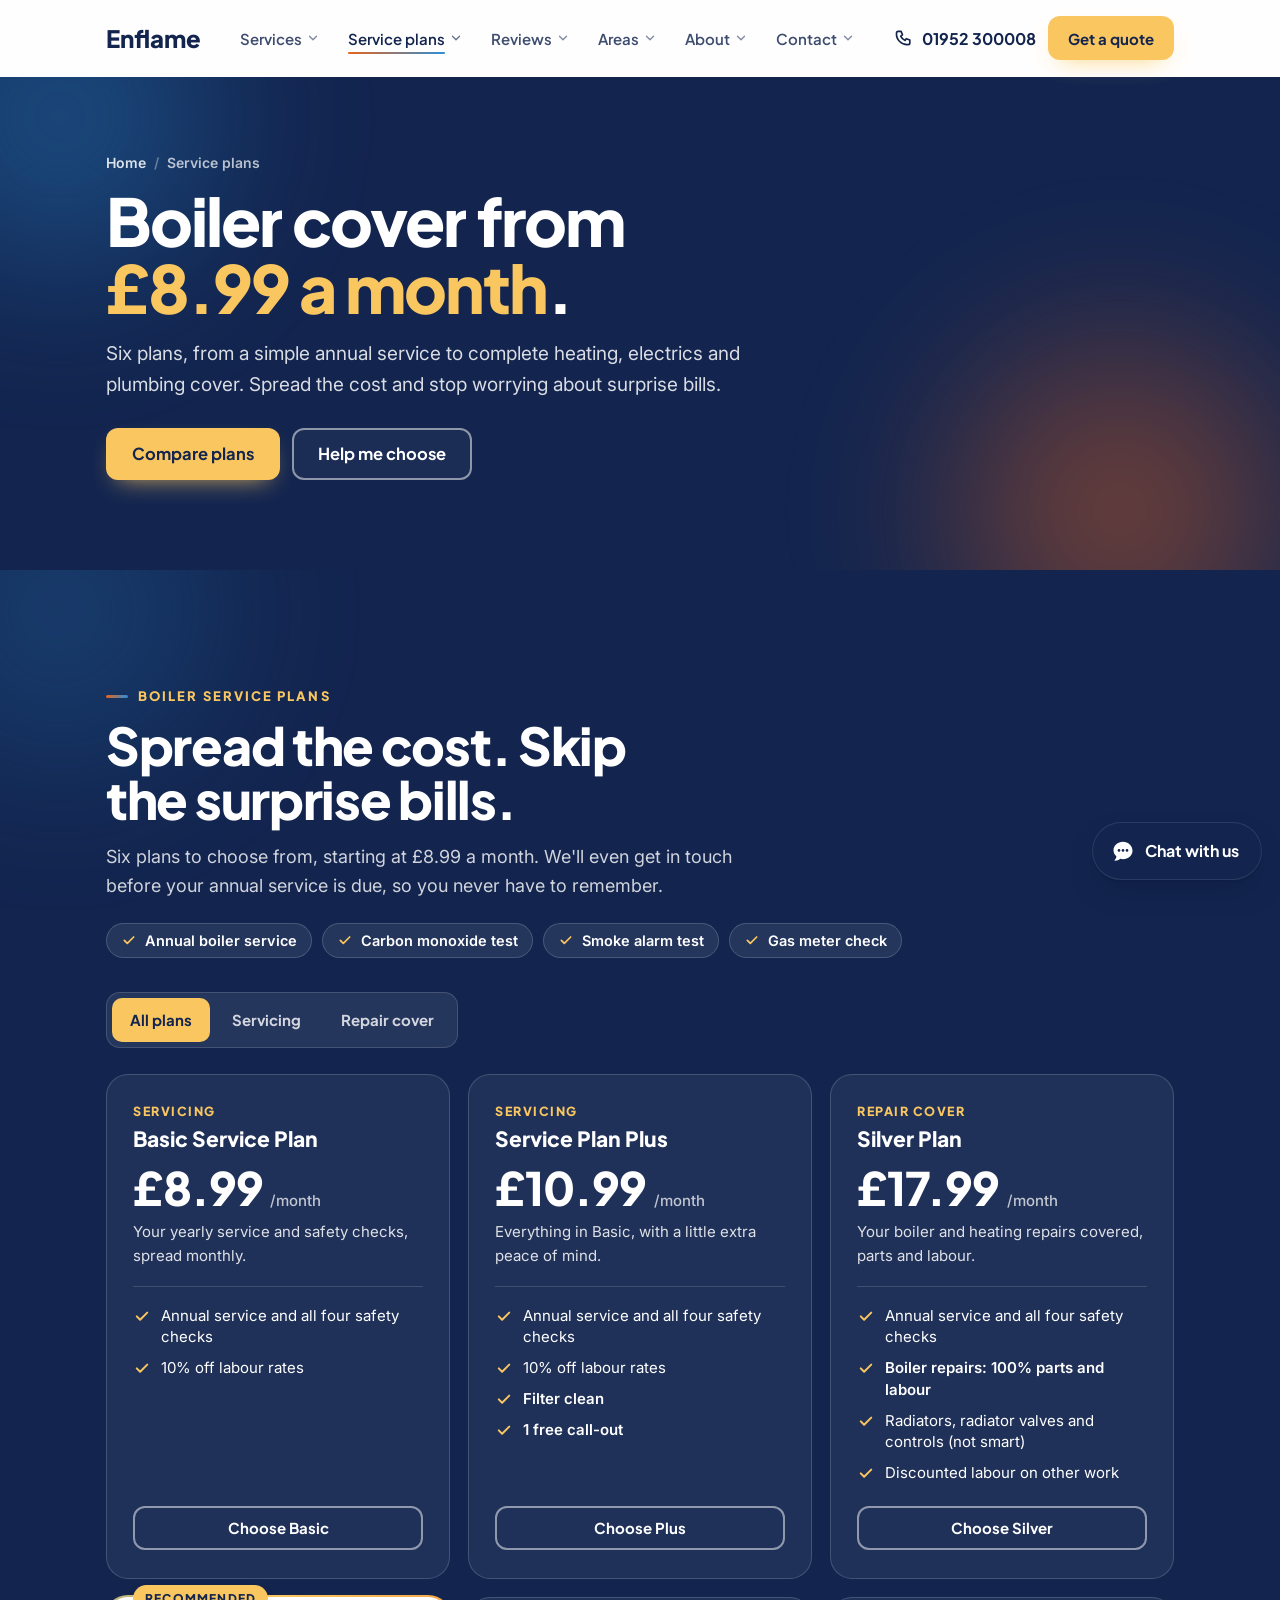
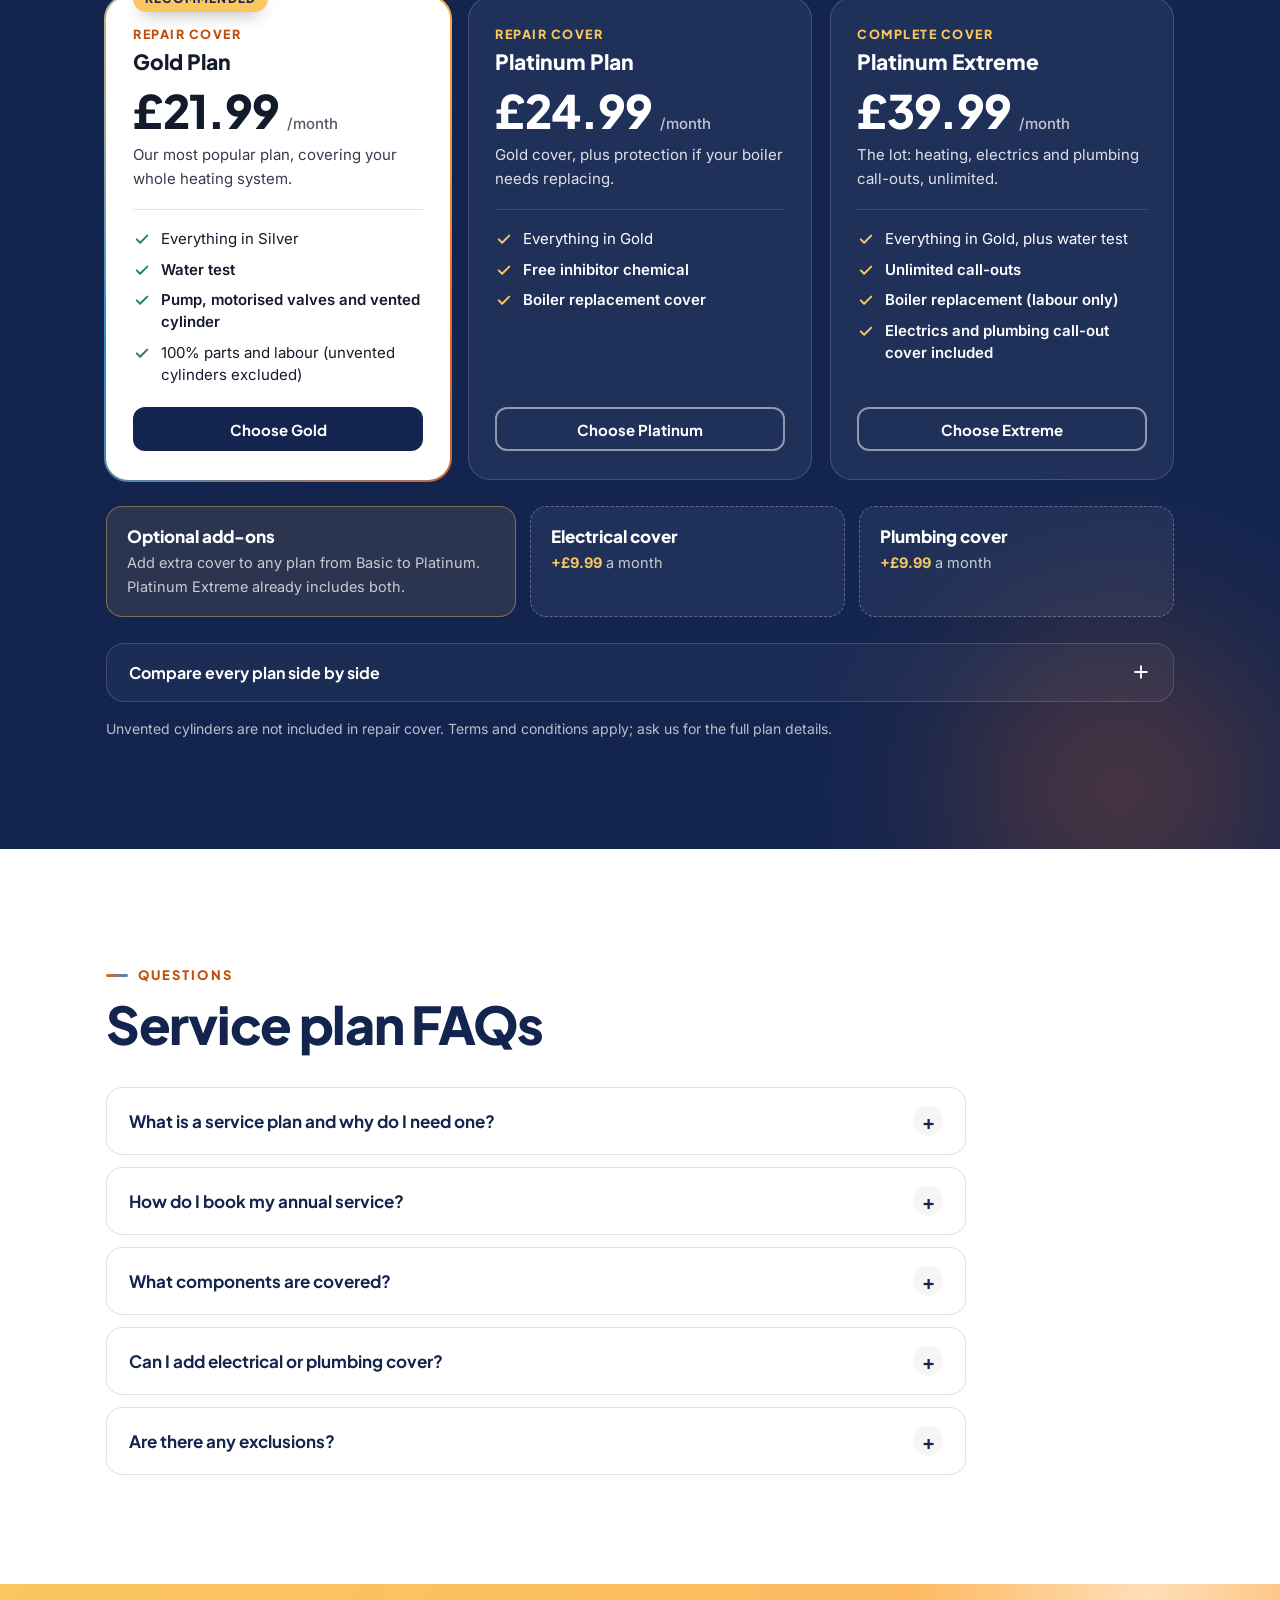
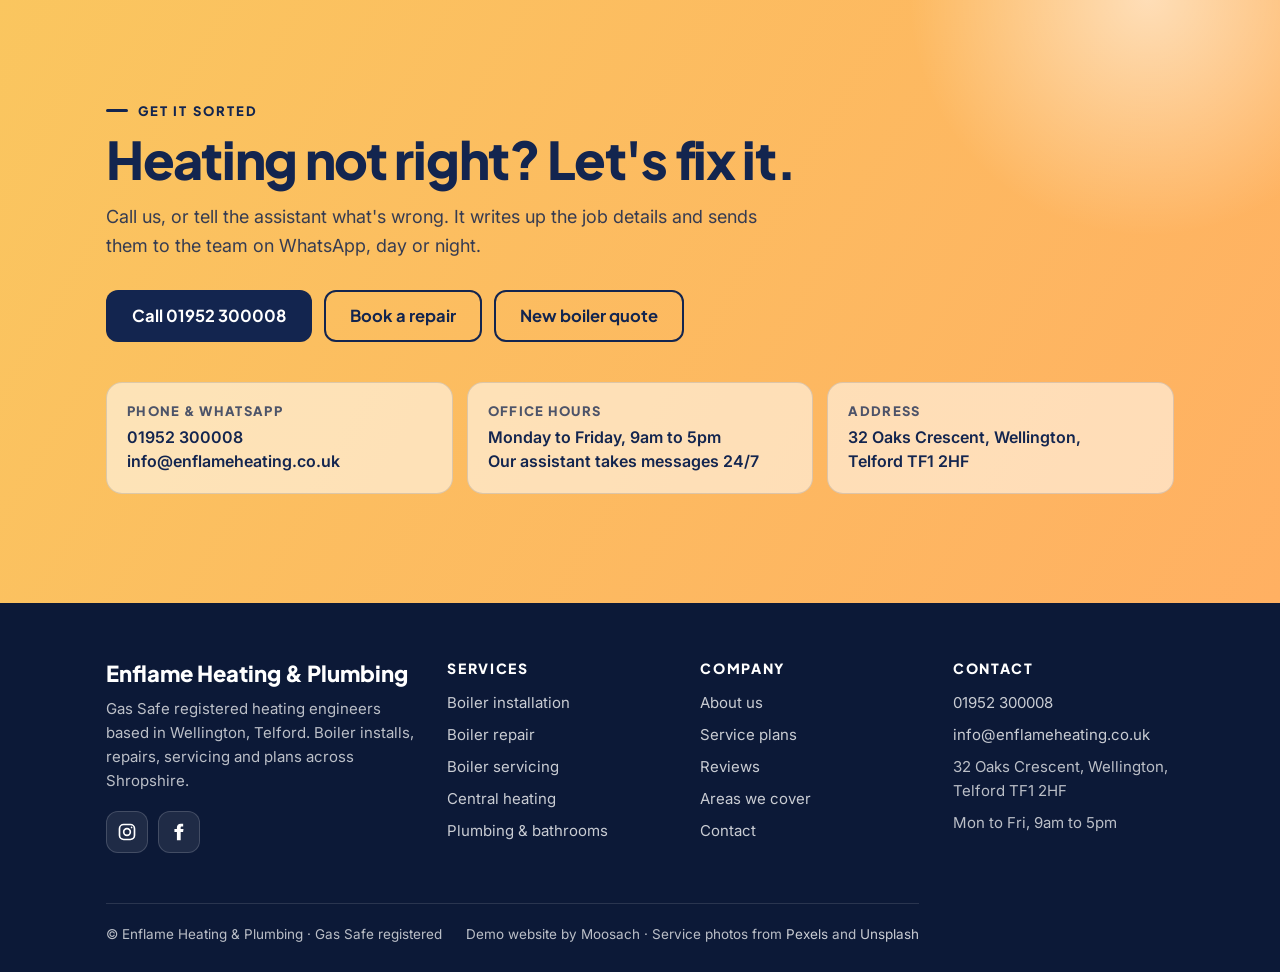
<file: service-plans.html>
<!doctype html>
<html lang="en-GB">
<head>
<meta charset="utf-8">
<meta name="viewport" content="width=device-width, initial-scale=1, viewport-fit=cover">
<title>Boiler Service Plans from £8.99 | Enflame Heating &amp; Plumbing</title>
<meta name="description" content="Enflame boiler service plans from £8.99 a month: Basic, Plus, Silver, Gold, Platinum and Platinum Extreme. Annual service, safety checks and repair cover.">
<meta name="robots" content="noindex">
<meta name="theme-color" content="#13254F">
<link rel="preconnect" href="https://fonts.googleapis.com">
<link rel="preconnect" href="https://fonts.gstatic.com" crossorigin>
<link rel="preconnect" href="https://images.pexels.com">
<link href="https://fonts.googleapis.com/css2?family=Plus+Jakarta+Sans:wght@500;600;700;800&family=Inter:wght@400;500;600&display=swap" rel="stylesheet">
<link rel="stylesheet" href="css/style.css">
</head>
<body>
<div class="progress" id="progress" aria-hidden="true"></div>
<header class="top" id="hdr"><div class="wrap">
  <a class="brand" href="index.html" aria-label="Enflame Heating and Plumbing home">
    <img src="https://vxhdbfdtiluapgnfupjo.supabase.co/storage/v1/object/public/website-images/edcd4f80-3d1d-410c-832a-239c7dedd371/logo-1782218419169.png" alt="Enflame Heating and Plumbing" width="112" height="56" onerror="this.parentNode.classList.add('noimg');this.remove()">
    <span class="txt">Enflame</span>
  </a>
  <nav aria-label="Main"><div class="dd wide"><a class="dd-t" href="services.html" aria-haspopup="true" aria-controls="dd-services">Services<svg class="chev" viewBox="0 0 24 24" fill="none" stroke="currentColor" stroke-width="2.4" stroke-linecap="round" stroke-linejoin="round" aria-hidden="true"><path d="M6 9l6 6 6-6"/></svg></a><div class="dd-panel" id="dd-services" role="menu"><div class="dd-inner wide"><div class="dd-grid"><a class="dd-a" href="boiler-installation.html"><span class="dd-ic"><svg viewBox="0 0 24 24" fill="none" stroke="currentColor" stroke-width="2" stroke-linecap="round" stroke-linejoin="round" aria-hidden="true"><path d="M12 3c3 4 6 7 6 11a6 6 0 0 1-12 0c0-4 3-7 6-11z"/><path d="M12 18a2.5 2.5 0 0 1-2.5-2.5c0-1.5 1.2-2.7 2.5-4.5 1.3 1.8 2.5 3 2.5 4.5A2.5 2.5 0 0 1 12 18z"/></svg></span><span><b>Boiler installation</b><small>A-rated boilers, fitted properly</small></span></a><a class="dd-a" href="boiler-repair.html"><span class="dd-ic"><svg viewBox="0 0 24 24" fill="none" stroke="currentColor" stroke-width="2" stroke-linecap="round" stroke-linejoin="round" aria-hidden="true"><path d="M14.7 6.3a4 4 0 0 0 5 5L21 13l-8 8-3-3 8-8-1.3-1.3a4 4 0 0 1-5-5L9 6"/><path d="M3 21l6-6"/></svg></span><span><b>Boiler repair</b><small>Fast fault-finding, genuine parts</small></span></a><a class="dd-a" href="boiler-servicing.html"><span class="dd-ic"><svg viewBox="0 0 24 24" fill="none" stroke="currentColor" stroke-width="2" stroke-linecap="round" stroke-linejoin="round" aria-hidden="true"><path d="M9 11l3 3 8-8"/><path d="M20 12v7a2 2 0 0 1-2 2H6a2 2 0 0 1-2-2V5a2 2 0 0 1 2-2h9"/></svg></span><span><b>Boiler servicing</b><small>Annual service and certificate</small></span></a><a class="dd-a" href="central-heating.html"><span class="dd-ic"><svg viewBox="0 0 24 24" fill="none" stroke="currentColor" stroke-width="2" stroke-linecap="round" stroke-linejoin="round" aria-hidden="true"><rect x="3" y="6" width="18" height="12" rx="2"/><path d="M7 6v12M11 6v12M15 6v12M19 6v12M5 21v-3M19 21v-3"/></svg></span><span><b>Central heating</b><small>Radiators, controls, powerflush</small></span></a><a class="dd-a" href="plumbing-bathrooms.html"><span class="dd-ic"><svg viewBox="0 0 24 24" fill="none" stroke="currentColor" stroke-width="2" stroke-linecap="round" stroke-linejoin="round" aria-hidden="true"><path d="M12 3s6 6.5 6 11a6 6 0 0 1-12 0c0-4.5 6-11 6-11z"/></svg></span><span><b>Plumbing</b><small>Leaks, drains, taps and pumps</small></span></a><a class="dd-a" href="plumbing-bathrooms.html#bathrooms"><span class="dd-ic"><svg viewBox="0 0 24 24" fill="none" stroke="currentColor" stroke-width="2" stroke-linecap="round" stroke-linejoin="round" aria-hidden="true"><path d="M4 12h16v3a5 5 0 0 1-5 5H9a5 5 0 0 1-5-5z"/><path d="M6 12V5a2 2 0 0 1 4 0"/><path d="M7 20l-1 2M17 20l1 2"/></svg></span><span><b>Bathrooms</b><small>Updates to full renovations</small></span></a><a class="dd-a" href="boiler-repair.html#lpg"><span class="dd-ic"><svg viewBox="0 0 24 24" fill="none" stroke="currentColor" stroke-width="2" stroke-linecap="round" stroke-linejoin="round" aria-hidden="true"><rect x="6" y="5" width="12" height="16" rx="6"/><path d="M10 2h4v3h-4z"/></svg></span><span><b>LPG boilers</b><small>Off-grid repairs and installs</small></span></a><a class="dd-a" href="boiler-installation.html#replacement"><span class="dd-ic"><svg viewBox="0 0 24 24" fill="none" stroke="currentColor" stroke-width="2" stroke-linecap="round" stroke-linejoin="round" aria-hidden="true"><path d="M4 7h13l-3-3M20 17H7l3 3"/></svg></span><span><b>Boiler replacement</b><small>Honest repair or replace advice</small></span></a></div><div class="dd-foot"><a href="services.html">View all services →</a><button type="button" data-chat="Boiler not working">Boiler broken? Chat to us</button></div></div></div></div><div class="dd"><a class="dd-t" href="service-plans.html" aria-current="page" aria-haspopup="true" aria-controls="dd-service-plans">Service plans<svg class="chev" viewBox="0 0 24 24" fill="none" stroke="currentColor" stroke-width="2.4" stroke-linecap="round" stroke-linejoin="round" aria-hidden="true"><path d="M6 9l6 6 6-6"/></svg></a><div class="dd-panel" id="dd-service-plans" role="menu"><div class="dd-inner"><div class="dd-grid"><a class="dd-a" href="service-plans.html#plan-basic"><span><b>Basic Service Plan</b><small>£8.99 a month</small></span></a><a class="dd-a" href="service-plans.html#plan-plus"><span><b>Service Plan Plus</b><small>£10.99 a month</small></span></a><a class="dd-a" href="service-plans.html#plan-silver"><span><b>Silver Plan</b><small>£17.99 a month</small></span></a><a class="dd-a hot" href="service-plans.html#plan-gold"><span><b>Gold Plan <em>Recommended</em></b><small>£21.99 a month</small></span></a><a class="dd-a" href="service-plans.html#plan-platinum"><span><b>Platinum Plan</b><small>£24.99 a month</small></span></a><a class="dd-a" href="service-plans.html#plan-extreme"><span><b>Platinum Extreme</b><small>£39.99 a month</small></span></a></div><div class="dd-foot"><a href="service-plans.html#compare">Compare all plans →</a><a href="service-plans.html#faqs">Plan FAQs</a></div></div></div></div><div class="dd narrow"><a class="dd-t" href="reviews.html" aria-haspopup="true" aria-controls="dd-reviews">Reviews<svg class="chev" viewBox="0 0 24 24" fill="none" stroke="currentColor" stroke-width="2.4" stroke-linecap="round" stroke-linejoin="round" aria-hidden="true"><path d="M6 9l6 6 6-6"/></svg></a><div class="dd-panel" id="dd-reviews" role="menu"><div class="dd-inner narrow"><div class="dd-grid"><div class="dd-score"><b>5.0</b><span><i>★★★★★</i>168+ Google reviews</span></div><a class="dd-a" href="reviews.html#reviews"><span><b>Latest reviews</b><small>What customers are saying</small></span></a><a class="dd-a" href="reviews.html#all"><span><b>All reviews</b><small>Read them in full</small></span></a></div></div></div></div><div class="dd loc"><a class="dd-t" href="areas.html" aria-haspopup="true" aria-controls="dd-areas">Areas<svg class="chev" viewBox="0 0 24 24" fill="none" stroke="currentColor" stroke-width="2.4" stroke-linecap="round" stroke-linejoin="round" aria-hidden="true"><path d="M6 9l6 6 6-6"/></svg></a><div class="dd-panel" id="dd-areas" role="menu"><div class="dd-inner loc"><div class="dd-grid"><a class="dd-area" href="areas.html#area-wellington">Wellington</a><a class="dd-area" href="areas.html#area-telford">Telford</a><a class="dd-area" href="areas.html#area-shrewsbury">Shrewsbury</a><a class="dd-area" href="areas.html#area-newport">Newport</a><a class="dd-area" href="areas.html#area-shifnal">Shifnal</a><a class="dd-area" href="areas.html#area-broseley">Broseley</a><a class="dd-area" href="areas.html#area-dawley">Dawley</a><a class="dd-area" href="areas.html#area-oakengates">Oakengates</a><a class="dd-area" href="areas.html#area-donnington">Donnington</a><a class="dd-area" href="areas.html#area-hadley-and-leegomery">Hadley &amp; Leegomery</a><a class="dd-area" href="areas.html#area-lawley-village">Lawley Village</a><a class="dd-area" href="areas.html#area-priorslee">Priorslee</a><a class="dd-area" href="areas.html#area-st-georges">St George's</a><a class="dd-area" href="areas.html#area-horsehay">Horsehay</a><a class="dd-area" href="areas.html#area-allscott">Allscott</a><a class="dd-area" href="areas.html#area-atterley">Atterley</a><a class="dd-area" href="areas.html#area-crudgington">Crudgington</a></div><div class="dd-foot"><a href="areas.html">See the map →</a><button type="button" data-chat="Do you cover my area?">Check my postcode</button></div></div></div></div><div class="dd narrow"><a class="dd-t" href="about.html" aria-haspopup="true" aria-controls="dd-about">About<svg class="chev" viewBox="0 0 24 24" fill="none" stroke="currentColor" stroke-width="2.4" stroke-linecap="round" stroke-linejoin="round" aria-hidden="true"><path d="M6 9l6 6 6-6"/></svg></a><div class="dd-panel" id="dd-about" role="menu"><div class="dd-inner narrow"><div class="dd-grid"><a class="dd-a" href="about.html#story"><span class="dd-ic"><svg viewBox="0 0 24 24" fill="none" stroke="currentColor" stroke-width="2" stroke-linecap="round" stroke-linejoin="round" aria-hidden="true"><path d="M12 3c3 4 6 7 6 11a6 6 0 0 1-12 0c0-4 3-7 6-11z"/><path d="M12 18a2.5 2.5 0 0 1-2.5-2.5c0-1.5 1.2-2.7 2.5-4.5 1.3 1.8 2.5 3 2.5 4.5A2.5 2.5 0 0 1 12 18z"/></svg></span><span><b>Our story</b><small>20+ years in Telford</small></span></a><a class="dd-a" href="about.html#why"><span class="dd-ic"><svg viewBox="0 0 24 24" fill="none" stroke="currentColor" stroke-width="2" stroke-linecap="round" stroke-linejoin="round" aria-hidden="true"><path d="M9 11l3 3 8-8"/><path d="M20 12v7a2 2 0 0 1-2 2H6a2 2 0 0 1-2-2V5a2 2 0 0 1 2-2h9"/></svg></span><span><b>Why choose us</b><small>Safety, warranty, clear prices</small></span></a><a class="dd-a" href="about.html#accreditations"><span class="dd-ic"><svg viewBox="0 0 24 24" fill="none" stroke="currentColor" stroke-width="2" stroke-linecap="round" stroke-linejoin="round" aria-hidden="true"><path d="M12 3l7 3v5c0 4.5-3 8.5-7 10-4-1.5-7-5.5-7-10V6z"/><path d="M9 12l2 2 4-4"/></svg></span><span><b>Accreditations</b><small>Gas Safe, Baxi, Ideal and more</small></span></a></div></div></div></div><div class="dd narrow"><a class="dd-t" href="contact.html" aria-haspopup="true" aria-controls="dd-contact">Contact<svg class="chev" viewBox="0 0 24 24" fill="none" stroke="currentColor" stroke-width="2.4" stroke-linecap="round" stroke-linejoin="round" aria-hidden="true"><path d="M6 9l6 6 6-6"/></svg></a><div class="dd-panel" id="dd-contact" role="menu"><div class="dd-inner narrow"><div class="dd-grid"><a class="dd-a" href="tel:+441952300008"><span class="dd-ic"><svg class="i" viewBox="0 0 24 24" fill="none" stroke="currentColor" stroke-width="2" stroke-linecap="round" stroke-linejoin="round" aria-hidden="true"><path d="M5 4h3.5l1.7 4.3-2.2 1.4a11 11 0 0 0 5.3 5.3l1.4-2.2L19 14.5V18a2 2 0 0 1-2 2A13 13 0 0 1 3 6a2 2 0 0 1 2-2z"/></svg></span><span><b>Call 01952 300008</b><small>Mon to Fri, 9am to 5pm</small></span></a><a class="dd-a" href="https://wa.me/441952300008?text=Hi%20Enflame%2C%20"><span class="dd-ic"><svg viewBox="0 0 24 24" fill="currentColor" aria-hidden="true"><path d="M12 2a10 10 0 0 0-8.6 15.1L2 22l5-1.3A10 10 0 1 0 12 2zm0 18.2c-1.5 0-3-.4-4.3-1.2l-.3-.2-3 .8.8-2.9-.2-.3A8.2 8.2 0 1 1 12 20.2zm4.5-6.1c-.2-.1-1.5-.7-1.7-.8-.2-.1-.4-.1-.6.1l-.8 1c-.1.2-.3.2-.5.1a6.7 6.7 0 0 1-3.3-2.9c-.2-.4.2-.4.7-1.3.1-.2 0-.3 0-.4l-.8-1.8c-.2-.5-.4-.4-.6-.4h-.5a1 1 0 0 0-.7.3 3 3 0 0 0-.9 2.2 5.2 5.2 0 0 0 1.1 2.7 11.8 11.8 0 0 0 4.5 4c1.7.7 2.3.8 3.2.6.5-.1 1.5-.6 1.7-1.2.2-.6.2-1.1.2-1.2-.1-.1-.3-.2-.5-.3z"/></svg></span><span><b>WhatsApp us</b><small>Message any time</small></span></a><a class="dd-a" href="mailto:info@enflameheating.co.uk"><span class="dd-ic"><svg viewBox="0 0 24 24" fill="none" stroke="currentColor" stroke-width="2" stroke-linecap="round" stroke-linejoin="round" aria-hidden="true"><rect x="3" y="5" width="18" height="14" rx="2"/><path d="M3 7l9 6 9-6"/></svg></span><span><b>Email us</b><small>info@enflameheating.co.uk</small></span></a><a class="dd-a" href="contact.html#enq"><span class="dd-ic"><svg viewBox="0 0 24 24" fill="none" stroke="currentColor" stroke-width="2" stroke-linecap="round" stroke-linejoin="round" aria-hidden="true"><path d="M9 11l3 3 8-8"/><path d="M20 12v7a2 2 0 0 1-2 2H6a2 2 0 0 1-2-2V5a2 2 0 0 1 2-2h9"/></svg></span><span><b>Enquiry form</b><small>Sends via WhatsApp</small></span></a><a class="dd-a" href="contact.html#map"><span class="dd-ic"><svg viewBox="0 0 24 24" fill="none" stroke="currentColor" stroke-width="2" stroke-linecap="round" stroke-linejoin="round" aria-hidden="true"><path d="M12 21s-7-6.2-7-11.5A7 7 0 0 1 19 9.5C19 14.8 12 21 12 21z"/><circle cx="12" cy="9.5" r="2.5"/></svg></span><span><b>Find us</b><small>Wellington, Telford TF1 2HF</small></span></a></div><div class="dd-foot"><span class="dd-follow">Follow us</span><div class="social"><a href="https://www.instagram.com/enflameheating/" target="_blank" rel="noopener" aria-label="Enflame on Instagram"><svg viewBox="0 0 24 24" fill="none" stroke="currentColor" stroke-width="2" stroke-linecap="round" stroke-linejoin="round" aria-hidden="true"><rect x="3" y="3" width="18" height="18" rx="5"/><circle cx="12" cy="12" r="4"/><circle cx="17.5" cy="6.5" r="1" fill="currentColor" stroke="none"/></svg></a><a href="https://www.facebook.com/enflame.heating" target="_blank" rel="noopener" aria-label="Enflame on Facebook"><svg viewBox="0 0 24 24" fill="currentColor" aria-hidden="true"><path d="M14 8.5V6.8c0-.8.5-1.3 1.4-1.3H17V2.2C16.6 2.1 15.4 2 14.1 2 11.3 2 9.5 3.7 9.5 6.6v1.9H6.5V12h3V22H14V12h2.9l.5-3.5z"/></svg></a></div></div></div></div></div></nav>
  <div class="right">
    <a class="phone" href="tel:+441952300008"><svg class="i" viewBox="0 0 24 24" fill="none" stroke="currentColor" stroke-width="2" stroke-linecap="round" stroke-linejoin="round" aria-hidden="true"><path d="M5 4h3.5l1.7 4.3-2.2 1.4a11 11 0 0 0 5.3 5.3l1.4-2.2L19 14.5V18a2 2 0 0 1-2 2A13 13 0 0 1 3 6a2 2 0 0 1 2-2z"/></svg><span>01952 300008</span></a>
    <button class="btn gold small" type="button" data-chat="Get a quote">Get a quote</button>
    <button class="burger" id="burger" type="button" aria-label="Menu" aria-expanded="false" aria-controls="mnav"><span></span></button>
  </div>
</div></header>
<div class="mnav" id="mnav" aria-hidden="true"><div class="sheet"><nav aria-label="Mobile"><ul><li><a class="l" href="index.html">Home<span aria-hidden="true">→</span></a></li><li><a class="l" href="services.html">Services<span aria-hidden="true">→</span></a></li><li><a class="l" href="service-plans.html" aria-current="page">Service plans<span aria-hidden="true">→</span></a></li><li><a class="l" href="reviews.html">Reviews<span aria-hidden="true">→</span></a></li><li><a class="l" href="areas.html">Areas<span aria-hidden="true">→</span></a></li><li><a class="l" href="about.html">About<span aria-hidden="true">→</span></a></li><li><a class="l" href="contact.html">Contact<span aria-hidden="true">→</span></a></li></ul></nav>
  <div class="acts"><a class="btn navy small" href="tel:+441952300008">Call us</a><button class="btn gold small" type="button" data-chat="">Message us</button></div><div class="social m"><a href="https://www.instagram.com/enflameheating/" target="_blank" rel="noopener" aria-label="Enflame on Instagram"><svg viewBox="0 0 24 24" fill="none" stroke="currentColor" stroke-width="2" stroke-linecap="round" stroke-linejoin="round" aria-hidden="true"><rect x="3" y="3" width="18" height="18" rx="5"/><circle cx="12" cy="12" r="4"/><circle cx="17.5" cy="6.5" r="1" fill="currentColor" stroke="none"/></svg></a><a href="https://www.facebook.com/enflame.heating" target="_blank" rel="noopener" aria-label="Enflame on Facebook"><svg viewBox="0 0 24 24" fill="currentColor" aria-hidden="true"><path d="M14 8.5V6.8c0-.8.5-1.3 1.4-1.3H17V2.2C16.6 2.1 15.4 2 14.1 2 11.3 2 9.5 3.7 9.5 6.6v1.9H6.5V12h3V22H14V12h2.9l.5-3.5z"/></svg></a></div></div></div>
<main id="top">
<section class="phero solo"><span class="blob b1" aria-hidden="true"></span><span class="blob b2" aria-hidden="true"></span><span class="grain" aria-hidden="true"></span>
<div class="wrap"><div><nav class="crumbs fade" aria-label="Breadcrumb" style="--t:.05s"><a href="index.html">Home</a><span aria-hidden="true">/</span><span>Service plans</span></nav><h1 data-split>Boiler cover from <em>£8.99 a month</em>.</h1><p class="sub fade" style="--t:.6s">Six plans, from a simple annual service to complete heating, electrics and plumbing cover. Spread the cost and stop worrying about surprise bills.</p><div class="cta fade" style="--t:.75s"><a class="btn gold" href="#plans">Compare plans</a><button class="btn ghost" type="button" data-chat="Service plans">Help me choose</button></div></div></div></section><section class="plans-sec" id="plans">
  <span class="blob b1" aria-hidden="true"></span><span class="blob b2" aria-hidden="true"></span>
  <div class="wrap">
  <p class="kicker rv">Boiler service plans</p>
  <h2 class="rv">Spread the cost. Skip the surprise bills.</h2>
  <p class="lead rv">Six plans to choose from, starting at £8.99 a month. We'll even get in touch before your annual service is due, so you never have to remember.</p>
  <ul class="includes rv" aria-label="Included in every plan">
    <li><svg viewBox="0 0 24 24" fill="none" stroke="currentColor" stroke-width="2.6" stroke-linecap="round" stroke-linejoin="round" aria-hidden="true"><path d="M5 12.5l4.5 4.5L19 7.5"/></svg>Annual boiler service</li>
    <li><svg viewBox="0 0 24 24" fill="none" stroke="currentColor" stroke-width="2.6" stroke-linecap="round" stroke-linejoin="round" aria-hidden="true"><path d="M5 12.5l4.5 4.5L19 7.5"/></svg>Carbon monoxide test</li>
    <li><svg viewBox="0 0 24 24" fill="none" stroke="currentColor" stroke-width="2.6" stroke-linecap="round" stroke-linejoin="round" aria-hidden="true"><path d="M5 12.5l4.5 4.5L19 7.5"/></svg>Smoke alarm test</li>
    <li><svg viewBox="0 0 24 24" fill="none" stroke="currentColor" stroke-width="2.6" stroke-linecap="round" stroke-linejoin="round" aria-hidden="true"><path d="M5 12.5l4.5 4.5L19 7.5"/></svg>Gas meter check</li>
  </ul>

  <div class="ptabs rv" role="tablist" aria-label="Filter plans">
    <span class="pill" aria-hidden="true"></span>
    <button type="button" role="tab" aria-selected="true" data-f="all">All plans</button>
    <button type="button" role="tab" aria-selected="false" data-f="service">Servicing</button>
    <button type="button" role="tab" aria-selected="false" data-f="cover">Repair cover</button>
  </div>

  <div class="plans" id="plangrid">
    <article id="plan-basic" class="plan rv" data-k="service"><p class="tier">Servicing</p><h3>Basic Service Plan</h3><div class="price">£8.99 <span>/month</span></div><p class="sum">Your yearly service and safety checks, spread monthly.</p>
      <ul><li><svg viewBox="0 0 24 24" fill="none" stroke="currentColor" stroke-width="2.6" stroke-linecap="round" stroke-linejoin="round" aria-hidden="true"><path d="M5 12.5l4.5 4.5L19 7.5"/></svg>Annual service and all four safety checks</li><li><svg viewBox="0 0 24 24" fill="none" stroke="currentColor" stroke-width="2.6" stroke-linecap="round" stroke-linejoin="round" aria-hidden="true"><path d="M5 12.5l4.5 4.5L19 7.5"/></svg>10% off labour rates</li></ul>
      <span class="spacer"></span><button class="btn small" type="button" data-chat="Basic Service Plan">Choose Basic</button></article>
    <article id="plan-plus" class="plan rv" data-k="service" style="--i:1"><p class="tier">Servicing</p><h3>Service Plan Plus</h3><div class="price">£10.99 <span>/month</span></div><p class="sum">Everything in Basic, with a little extra peace of mind.</p>
      <ul><li><svg viewBox="0 0 24 24" fill="none" stroke="currentColor" stroke-width="2.6" stroke-linecap="round" stroke-linejoin="round" aria-hidden="true"><path d="M5 12.5l4.5 4.5L19 7.5"/></svg>Annual service and all four safety checks</li><li><svg viewBox="0 0 24 24" fill="none" stroke="currentColor" stroke-width="2.6" stroke-linecap="round" stroke-linejoin="round" aria-hidden="true"><path d="M5 12.5l4.5 4.5L19 7.5"/></svg>10% off labour rates</li><li class="plus"><svg viewBox="0 0 24 24" fill="none" stroke="currentColor" stroke-width="2.6" stroke-linecap="round" stroke-linejoin="round" aria-hidden="true"><path d="M5 12.5l4.5 4.5L19 7.5"/></svg>Filter clean</li><li class="plus"><svg viewBox="0 0 24 24" fill="none" stroke="currentColor" stroke-width="2.6" stroke-linecap="round" stroke-linejoin="round" aria-hidden="true"><path d="M5 12.5l4.5 4.5L19 7.5"/></svg>1 free call-out</li></ul>
      <span class="spacer"></span><button class="btn small" type="button" data-chat="Service Plan Plus">Choose Plus</button></article>
    <article id="plan-silver" class="plan rv" data-k="cover" style="--i:2"><p class="tier">Repair cover</p><h3>Silver Plan</h3><div class="price">£17.99 <span>/month</span></div><p class="sum">Your boiler and heating repairs covered, parts and labour.</p>
      <ul><li><svg viewBox="0 0 24 24" fill="none" stroke="currentColor" stroke-width="2.6" stroke-linecap="round" stroke-linejoin="round" aria-hidden="true"><path d="M5 12.5l4.5 4.5L19 7.5"/></svg>Annual service and all four safety checks</li><li class="plus"><svg viewBox="0 0 24 24" fill="none" stroke="currentColor" stroke-width="2.6" stroke-linecap="round" stroke-linejoin="round" aria-hidden="true"><path d="M5 12.5l4.5 4.5L19 7.5"/></svg>Boiler repairs: 100% parts and labour</li><li><svg viewBox="0 0 24 24" fill="none" stroke="currentColor" stroke-width="2.6" stroke-linecap="round" stroke-linejoin="round" aria-hidden="true"><path d="M5 12.5l4.5 4.5L19 7.5"/></svg>Radiators, radiator valves and controls (not smart)</li><li><svg viewBox="0 0 24 24" fill="none" stroke="currentColor" stroke-width="2.6" stroke-linecap="round" stroke-linejoin="round" aria-hidden="true"><path d="M5 12.5l4.5 4.5L19 7.5"/></svg>Discounted labour on other work</li></ul>
      <span class="spacer"></span><button class="btn small" type="button" data-chat="Silver Plan">Choose Silver</button></article>
    <article id="plan-gold" class="plan best rv" data-k="cover"><span class="flag">Recommended</span><p class="tier">Repair cover</p><h3>Gold Plan</h3><div class="price">£21.99 <span>/month</span></div><p class="sum">Our most popular plan, covering your whole heating system.</p>
      <ul><li><svg viewBox="0 0 24 24" fill="none" stroke="currentColor" stroke-width="2.6" stroke-linecap="round" stroke-linejoin="round" aria-hidden="true"><path d="M5 12.5l4.5 4.5L19 7.5"/></svg>Everything in Silver</li><li class="plus"><svg viewBox="0 0 24 24" fill="none" stroke="currentColor" stroke-width="2.6" stroke-linecap="round" stroke-linejoin="round" aria-hidden="true"><path d="M5 12.5l4.5 4.5L19 7.5"/></svg>Water test</li><li class="plus"><svg viewBox="0 0 24 24" fill="none" stroke="currentColor" stroke-width="2.6" stroke-linecap="round" stroke-linejoin="round" aria-hidden="true"><path d="M5 12.5l4.5 4.5L19 7.5"/></svg>Pump, motorised valves and vented cylinder</li><li><svg viewBox="0 0 24 24" fill="none" stroke="currentColor" stroke-width="2.6" stroke-linecap="round" stroke-linejoin="round" aria-hidden="true"><path d="M5 12.5l4.5 4.5L19 7.5"/></svg>100% parts and labour (unvented cylinders excluded)</li></ul>
      <span class="spacer"></span><button class="btn navy small" type="button" data-chat="Gold Plan">Choose Gold</button></article>
    <article id="plan-platinum" class="plan rv" data-k="cover" style="--i:1"><p class="tier">Repair cover</p><h3>Platinum Plan</h3><div class="price">£24.99 <span>/month</span></div><p class="sum">Gold cover, plus protection if your boiler needs replacing.</p>
      <ul><li><svg viewBox="0 0 24 24" fill="none" stroke="currentColor" stroke-width="2.6" stroke-linecap="round" stroke-linejoin="round" aria-hidden="true"><path d="M5 12.5l4.5 4.5L19 7.5"/></svg>Everything in Gold</li><li class="plus"><svg viewBox="0 0 24 24" fill="none" stroke="currentColor" stroke-width="2.6" stroke-linecap="round" stroke-linejoin="round" aria-hidden="true"><path d="M5 12.5l4.5 4.5L19 7.5"/></svg>Free inhibitor chemical</li><li class="plus"><svg viewBox="0 0 24 24" fill="none" stroke="currentColor" stroke-width="2.6" stroke-linecap="round" stroke-linejoin="round" aria-hidden="true"><path d="M5 12.5l4.5 4.5L19 7.5"/></svg>Boiler replacement cover</li></ul>
      <span class="spacer"></span><button class="btn small" type="button" data-chat="Platinum Plan">Choose Platinum</button></article>
    <article id="plan-extreme" class="plan rv" data-k="cover" style="--i:2"><p class="tier">Complete cover</p><h3>Platinum Extreme</h3><div class="price">£39.99 <span>/month</span></div><p class="sum">The lot: heating, electrics and plumbing call-outs, unlimited.</p>
      <ul><li><svg viewBox="0 0 24 24" fill="none" stroke="currentColor" stroke-width="2.6" stroke-linecap="round" stroke-linejoin="round" aria-hidden="true"><path d="M5 12.5l4.5 4.5L19 7.5"/></svg>Everything in Gold, plus water test</li><li class="plus"><svg viewBox="0 0 24 24" fill="none" stroke="currentColor" stroke-width="2.6" stroke-linecap="round" stroke-linejoin="round" aria-hidden="true"><path d="M5 12.5l4.5 4.5L19 7.5"/></svg>Unlimited call-outs</li><li class="plus"><svg viewBox="0 0 24 24" fill="none" stroke="currentColor" stroke-width="2.6" stroke-linecap="round" stroke-linejoin="round" aria-hidden="true"><path d="M5 12.5l4.5 4.5L19 7.5"/></svg>Boiler replacement (labour only)</li><li class="plus"><svg viewBox="0 0 24 24" fill="none" stroke="currentColor" stroke-width="2.6" stroke-linecap="round" stroke-linejoin="round" aria-hidden="true"><path d="M5 12.5l4.5 4.5L19 7.5"/></svg>Electrics and plumbing call-out cover included</li></ul>
      <span class="spacer"></span><button class="btn small" type="button" data-chat="Platinum Extreme Plan">Choose Extreme</button></article>
  </div>

  <div class="addons rv">
    <div style="border-style:solid;background:rgba(250,198,95,.1);border-color:rgba(250,198,95,.4)"><h3>Optional add-ons</h3><p>Add extra cover to any plan from Basic to Platinum. Platinum Extreme already includes both.</p></div>
    <div><h3>Electrical cover</h3><p><b>+£9.99</b> a month</p></div>
    <div><h3>Plumbing cover</h3><p><b>+£9.99</b> a month</p></div>
  </div>

  <details class="compare rv" id="compare">
    <summary>Compare every plan side by side <svg viewBox="0 0 24 24" fill="none" stroke="currentColor" stroke-width="2.2" stroke-linecap="round" aria-hidden="true"><path d="M12 5v14M5 12h14"/></svg></summary>
    <div class="tbl"><table>
      <colgroup><col><col><col><col><col class="hl"><col><col></colgroup>
      <thead><tr><th scope="col">What's included</th><th scope="col">Basic<small>£8.99</small></th><th scope="col">Plus<small>£10.99</small></th><th scope="col">Silver<small>£17.99</small></th><th scope="col">Gold<small>£21.99</small></th><th scope="col">Platinum<small>£24.99</small></th><th scope="col">Extreme<small>£39.99</small></th></tr></thead>
      <tbody>
        <tr><td>Annual boiler service</td><td class="y">✓</td><td class="y">✓</td><td class="y">✓</td><td class="y">✓</td><td class="y">✓</td><td class="y">✓</td></tr>
        <tr><td>CO test, smoke alarm test, gas meter check</td><td class="y">✓</td><td class="y">✓</td><td class="y">✓</td><td class="y">✓</td><td class="y">✓</td><td class="y">✓</td></tr>
        <tr><td>Discounted labour rates</td><td class="y">10%</td><td class="y">10%</td><td class="y">✓</td><td class="y">✓</td><td class="y">✓</td><td class="y">✓</td></tr>
        <tr><td>Filter clean</td><td class="n">–</td><td class="y">✓</td><td class="n">–</td><td class="n">–</td><td class="n">–</td><td class="n">–</td></tr>
        <tr><td>Free call-outs</td><td class="n">–</td><td class="y">1</td><td class="n">–</td><td class="n">–</td><td class="n">–</td><td class="y">Unlimited</td></tr>
        <tr><td>Boiler repairs (100% parts and labour)</td><td class="n">–</td><td class="n">–</td><td class="y">✓</td><td class="y">✓</td><td class="y">✓</td><td class="y">✓</td></tr>
        <tr><td>Radiators, valves, controls (not smart)</td><td class="n">–</td><td class="n">–</td><td class="y">✓</td><td class="y">✓</td><td class="y">✓</td><td class="y">✓</td></tr>
        <tr><td>Water test</td><td class="n">–</td><td class="n">–</td><td class="n">–</td><td class="y">✓</td><td class="y">✓</td><td class="y">✓</td></tr>
        <tr><td>Pump, motorised valves, vented cylinder</td><td class="n">–</td><td class="n">–</td><td class="n">–</td><td class="y">✓</td><td class="y">✓</td><td class="y">✓</td></tr>
        <tr><td>Free inhibitor chemical</td><td class="n">–</td><td class="n">–</td><td class="n">–</td><td class="n">–</td><td class="y">✓</td><td class="n">–</td></tr>
        <tr><td>Boiler replacement</td><td class="n">–</td><td class="n">–</td><td class="n">–</td><td class="n">–</td><td class="y">✓</td><td class="y">Labour only</td></tr>
        <tr><td>Electrics and plumbing call-out cover</td><td class="n">+£9.99 each</td><td class="n">+£9.99 each</td><td class="n">+£9.99 each</td><td class="n">+£9.99 each</td><td class="n">+£9.99 each</td><td class="y">Included</td></tr>
      </tbody>
    </table></div>
  </details>
  <p class="plans-note rv">Unvented cylinders are not included in repair cover. Terms and conditions apply; ask us for the full plan details.</p>
</div></section>

<section id="faqs" style="background:#fff"><div class="wrap"><p class="kicker rv">Questions</p><h2 class="rv">Service plan FAQs</h2><div class="faq"><details class="rv"><summary>What is a service plan and why do I need one?<i aria-hidden="true"></i></summary><div class="a">A service plan gives you help if your boiler breaks down and affects your heating and hot water. It also spreads the cost of your annual boiler service, so you know we're just a call away.</div></details><details class="rv"><summary>How do I book my annual service?<i aria-hidden="true"></i></summary><div class="a">Call us to book. On a plan, we'll also get in touch before your annual service is due so you can pick a time slot.</div></details><details class="rv"><summary>What components are covered?<i aria-hidden="true"></i></summary><div class="a">The Silver plan covers your boiler and its internal components, radiators, radiator valves, heating controls (excluding smart controls) and internal gas pipework. Gold and Platinum add your vented hot water cylinder, pump and motorised valves.</div></details><details class="rv"><summary>Can I add electrical or plumbing cover?<i aria-hidden="true"></i></summary><div class="a">Yes. Electrical cover and plumbing cover are £9.99 a month each on any plan up to Platinum. Platinum Extreme already includes electrics and plumbing call-out cover.</div></details><details class="rv"><summary>Are there any exclusions?<i aria-hidden="true"></i></summary><div class="a">Unvented cylinders are not included in repair cover, and terms and conditions apply. Ask us for the full plan details before you sign up.</div></details></div></div></section><section class="final" id="contact"><div class="wrap">
  <p class="kicker rv">Get it sorted</p>
  <h2 class="rv">Heating not right? Let's fix it.</h2>
  <p class="lead rv">Call us, or tell the assistant what's wrong. It writes up the job details and sends them to the team on WhatsApp, day or night.</p>
  <div class="cta rv">
    <a class="btn navy" href="tel:+441952300008">Call 01952 300008</a>
    <button class="btn outline" type="button" data-chat="Book a repair">Book a repair</button>
    <button class="btn outline" type="button" data-chat="New boiler quote">New boiler quote</button>
  </div>
  <dl class="contact-grid">
    <div class="rv"><dt>Phone &amp; WhatsApp</dt><dd><a href="tel:+441952300008">01952 300008</a><br><a href="mailto:info@enflameheating.co.uk">info@enflameheating.co.uk</a></dd></div>
    <div class="rv" style="--i:1"><dt>Office hours</dt><dd>Monday to Friday, 9am to 5pm<br>Our assistant takes messages 24/7</dd></div>
    <div class="rv" style="--i:2"><dt>Address</dt><dd>32 Oaks Crescent, Wellington,<br>Telford TF1 2HF</dd></div>
  </dl>
</div></section>
</main>
<footer class="big"><div class="wrap">
  <div class="cols">
    <div><p class="fbrand">Enflame Heating &amp; Plumbing</p><p>Gas Safe registered heating engineers based in Wellington, Telford. Boiler installs, repairs, servicing and plans across Shropshire.</p><div class="social"><a href="https://www.instagram.com/enflameheating/" target="_blank" rel="noopener" aria-label="Enflame on Instagram"><svg viewBox="0 0 24 24" fill="none" stroke="currentColor" stroke-width="2" stroke-linecap="round" stroke-linejoin="round" aria-hidden="true"><rect x="3" y="3" width="18" height="18" rx="5"/><circle cx="12" cy="12" r="4"/><circle cx="17.5" cy="6.5" r="1" fill="currentColor" stroke="none"/></svg></a><a href="https://www.facebook.com/enflame.heating" target="_blank" rel="noopener" aria-label="Enflame on Facebook"><svg viewBox="0 0 24 24" fill="currentColor" aria-hidden="true"><path d="M14 8.5V6.8c0-.8.5-1.3 1.4-1.3H17V2.2C16.6 2.1 15.4 2 14.1 2 11.3 2 9.5 3.7 9.5 6.6v1.9H6.5V12h3V22H14V12h2.9l.5-3.5z"/></svg></a></div></div>
    <div><h4>Services</h4><ul><li><a href="boiler-installation.html">Boiler installation</a></li><li><a href="boiler-repair.html">Boiler repair</a></li><li><a href="boiler-servicing.html">Boiler servicing</a></li><li><a href="central-heating.html">Central heating</a></li><li><a href="plumbing-bathrooms.html">Plumbing &amp; bathrooms</a></li></ul></div>
    <div><h4>Company</h4><ul><li><a href="about.html">About us</a></li><li><a href="service-plans.html">Service plans</a></li><li><a href="reviews.html">Reviews</a></li><li><a href="areas.html">Areas we cover</a></li><li><a href="contact.html">Contact</a></li></ul></div>
    <div><h4>Contact</h4><ul><li><a href="tel:+441952300008">01952 300008</a></li><li><a href="mailto:info@enflameheating.co.uk">info@enflameheating.co.uk</a></li><li>32 Oaks Crescent, Wellington, Telford TF1 2HF</li><li>Mon to Fri, 9am to 5pm</li></ul></div>
  </div>
  <div class="bottom"><span>© Enflame Heating &amp; Plumbing · Gas Safe registered</span><span>Demo website by Moosach · Service photos from <a href="https://www.pexels.com" rel="noopener" target="_blank">Pexels</a> and <a href="https://unsplash.com" rel="noopener" target="_blank">Unsplash</a></span></div>
</div></footer>
<script src="js/site.js" defer></script>
<script src="chat.js" defer></script>
</body>
</html>
</file>
<file: css/style.css>
/* Enflame demo by Moosach. Palette from the Enflame logo: navy, flame orange, flame blue, plus the gold from their current buttons.
   Service photos are free stock images (Pexels and Unsplash licences). */
:root{
  --navy:#13254F; --navy-2:#1C3470; --navy-3:#0C1937;
  --flame:#E8641B; --flame-text:#C2500C; --sky:#2B8FD6; --gold:#FAC65F; --gold-2:#FFD782;
  --paper:#F7F5F1; --white:#FFFFFF; --ink:#121A2B; --ink-soft:#4A5568; --line:rgba(18,26,43,.12);
  --f-head:"Plus Jakarta Sans","Segoe UI",Arial,sans-serif; --f-body:"Inter","Segoe UI",Arial,sans-serif;
  --gutter:clamp(18px,5vw,56px); --max:1180px;
  --ease:cubic-bezier(.22,.8,.24,1); --spring:cubic-bezier(.34,1.4,.5,1);
  color-scheme:light;
}
*,*::before,*::after{box-sizing:border-box}
[hidden]{display:none!important}
html{scroll-behavior:smooth}
html,body{overflow-x:clip}
body{margin:0;background:var(--paper);color:var(--ink);font:400 17px/1.6 var(--f-body);-webkit-font-smoothing:antialiased;overflow-x:hidden}
img{max-width:100%;display:block}
a{color:inherit}
h1,h2,h3,p,ul,ol,figure,blockquote,dl,dd{margin:0}
ul,ol{padding:0;list-style:none}
.wrap{max-width:var(--max);margin-inline:auto;padding-inline:var(--gutter)}
:focus-visible{outline:3px solid var(--gold);outline-offset:3px;border-radius:6px}
.sr{position:absolute;width:1px;height:1px;overflow:hidden;clip:rect(0 0 0 0);white-space:nowrap}
svg.i{width:20px;height:20px;flex:none}

/* scroll progress */
.progress{position:fixed;left:0;top:0;height:3px;width:100%;z-index:200;transform-origin:0 50%;transform:scaleX(0);background:linear-gradient(90deg,var(--sky),var(--flame),var(--gold));pointer-events:none}

.demo{background:var(--gold);color:var(--navy);font:600 14px/1.4 var(--f-body);text-align:center;padding:8px var(--gutter)}
.demo b{font-weight:800}

/* header */
header.top{position:sticky;top:0;z-index:50;background:rgba(255,255,255,.9);backdrop-filter:saturate(1.4) blur(12px);-webkit-backdrop-filter:saturate(1.4) blur(12px);border-bottom:1px solid transparent;transition:box-shadow .3s,border-color .3s}
header.top.scrolled{border-color:var(--line);box-shadow:0 10px 30px -22px rgba(19,37,79,.45)}
.top .wrap{display:flex;align-items:center;justify-content:space-between;gap:16px;min-height:76px;transition:min-height .3s var(--ease)}
header.top.scrolled .wrap{min-height:64px}
.brand{display:flex;align-items:center;text-decoration:none}
.brand img{height:54px;width:auto;transition:height .3s var(--ease)}
header.top.scrolled .brand img{height:46px}
.brand .txt{display:none;font:800 24px/1 var(--f-head);color:var(--navy)}
.brand.noimg .txt{display:block}
.top nav{display:flex;gap:28px;font:600 15px var(--f-head);color:var(--navy)}
.top nav > a{position:relative;text-decoration:none;opacity:.82;padding-block:6px}
.top nav > a::after{content:"";position:absolute;left:0;right:0;bottom:0;height:2px;border-radius:2px;background:linear-gradient(90deg,var(--flame),var(--sky));transform:scaleX(0);transform-origin:0 50%;transition:transform .35s var(--ease)}
.top nav > a:hover{opacity:1}
.top nav > a:hover::after{transform:scaleX(1)}
.top .right{display:flex;align-items:center;gap:12px}
.top .phone{font:700 16px var(--f-head);color:var(--navy);text-decoration:none;display:inline-flex;gap:8px;align-items:center;min-height:44px}
@media (max-width:1000px){.top nav{display:none}}
@media (max-width:560px){.top .phone span{display:none}.brand img{height:44px}}

/* buttons */
.btn{position:relative;overflow:hidden;isolation:isolate;display:inline-flex;align-items:center;justify-content:center;gap:10px;min-height:52px;padding:0 24px;border-radius:12px;font:700 16.5px/1 var(--f-head);text-decoration:none;border:2px solid transparent;cursor:pointer;transition:transform .25s var(--ease),background .25s,color .25s,border-color .25s,box-shadow .25s}
.btn:hover{transform:translateY(-2px)}
.btn:active{transform:translateY(0)}
.btn.gold{background:var(--gold);color:var(--navy);box-shadow:0 10px 24px -12px rgba(250,198,95,.9)}
.btn.gold::after{content:"";position:absolute;inset:0;z-index:-1;background:linear-gradient(110deg,transparent 30%,rgba(255,255,255,.65) 50%,transparent 70%);transform:translateX(-120%);transition:transform .7s var(--ease)}
.btn.gold:hover::after{transform:translateX(120%)}
.btn.ghost{border-color:rgba(255,255,255,.5);color:#fff;background:rgba(255,255,255,.04)}
.btn.ghost:hover{background:#fff;color:var(--navy);border-color:#fff}
.btn.navy{background:var(--navy);color:#fff}
.btn.navy:hover{background:var(--navy-2)}
.btn.outline{border-color:var(--navy);color:var(--navy);background:transparent}
.btn.outline:hover{background:var(--navy);color:#fff}
.btn.small{min-height:44px;padding:0 18px;font-size:15px}

/* ===== hero ===== */
.hero{position:relative;background:var(--navy);color:#fff;overflow:hidden;isolation:isolate}
.blob{position:absolute;z-index:-1;border-radius:50%;filter:blur(60px);opacity:.55;will-change:transform}
.blob.b1{width:560px;height:560px;right:-120px;bottom:-220px;background:radial-gradient(circle,rgba(232,100,27,.9),transparent 65%);animation:drift1 18s ease-in-out infinite alternate}
.blob.b2{width:520px;height:520px;left:-200px;top:-220px;background:radial-gradient(circle,rgba(43,143,214,.8),transparent 65%);animation:drift2 22s ease-in-out infinite alternate}
.blob.b3{width:300px;height:300px;left:42%;top:30%;background:radial-gradient(circle,rgba(250,198,95,.5),transparent 65%);animation:drift1 26s ease-in-out infinite alternate-reverse;opacity:.25}
@keyframes drift1{to{transform:translate(-80px,-60px) scale(1.12)}}
@keyframes drift2{to{transform:translate(90px,70px) scale(1.1)}}
.hero .grain{position:absolute;inset:0;z-index:-1;opacity:.07;background-image:radial-gradient(rgba(255,255,255,.8) 1px,transparent 1px);background-size:22px 22px;mask-image:linear-gradient(180deg,#000,transparent 85%)}
.hero .wrap{display:grid;grid-template-columns:minmax(0,1.08fr) minmax(0,.92fr);gap:clamp(28px,5vw,72px);align-items:center;padding-block:clamp(44px,7vw,92px)}
.status{display:inline-flex;align-items:center;gap:10px;font:600 14px var(--f-body);background:rgba(255,255,255,.08);border:1px solid rgba(255,255,255,.2);padding:7px 14px 7px 12px;border-radius:999px}
.status i{width:9px;height:9px;border-radius:50%;background:#3BD07A;box-shadow:0 0 0 0 rgba(59,208,122,.7);animation:pulse 2s infinite}
.status.closed i{background:var(--gold);animation:pulseG 2s infinite}
@keyframes pulse{70%{box-shadow:0 0 0 10px rgba(59,208,122,0)}100%{box-shadow:0 0 0 0 rgba(59,208,122,0)}}
@keyframes pulseG{0%{box-shadow:0 0 0 0 rgba(250,198,95,.7)}70%{box-shadow:0 0 0 10px rgba(250,198,95,0)}100%{box-shadow:0 0 0 0 rgba(250,198,95,0)}}
.hero h1{margin-top:22px;font:800 clamp(42px,6.4vw,80px)/1 var(--f-head);letter-spacing:-.03em;text-wrap:balance}
.hero h1 .w{display:inline-block;overflow:hidden;vertical-align:top;padding-bottom:.08em;margin-bottom:-.08em}
.hero h1 .w>span{display:inline-block;transform:translateY(105%);animation:rise .9s var(--ease) forwards;animation-delay:calc(var(--d,0) * 70ms + 200ms)}
.hero h1 em{font-style:normal;background:linear-gradient(90deg,var(--gold),#FF9A4D,var(--gold));background-size:200% 100%;-webkit-background-clip:text;background-clip:text;color:transparent;animation:sheen 6s linear infinite}
.hero h1 em .w>span{background:linear-gradient(90deg,var(--gold),#FF9A4D,var(--gold));background-size:200% 100%;-webkit-background-clip:text;background-clip:text;color:transparent;animation:rise .9s var(--ease) forwards,sheen 6s linear infinite;animation-delay:calc(var(--d,0) * 70ms + 200ms),0s}
@keyframes rise{to{transform:none}}
@keyframes sheen{to{background-position:200% 0}}
.hero .sub{margin-top:22px;max-width:50ch;font-size:clamp(17px,1.9vw,19.5px);color:rgba(255,255,255,.84)}
.hero .cta{display:flex;flex-wrap:wrap;gap:12px;margin-top:32px}
.ticks{display:flex;flex-wrap:wrap;gap:10px 22px;margin-top:28px;font:600 14.5px var(--f-body);color:rgba(255,255,255,.88)}
.ticks li{display:flex;align-items:center;gap:8px}
.ticks svg{width:18px;height:18px;color:var(--gold)}
.fade{opacity:0;transform:translateY(16px);animation:fadeup .8s var(--ease) forwards;animation-delay:var(--t,0s)}
@keyframes fadeup{to{opacity:1;transform:none}}
.photo{position:relative;opacity:0;transform:translateY(30px) scale(.96);animation:photoin 1.1s var(--ease) .35s forwards}
@keyframes photoin{to{opacity:1;transform:none}}
.photo .frame{position:relative;aspect-ratio:4/4.5;border-radius:26px;overflow:hidden;background:linear-gradient(160deg,var(--navy-2),var(--navy-3));box-shadow:0 50px 90px -40px rgba(0,0,0,.75)}
.photo .frame::after{content:"";position:absolute;inset:0;border-radius:inherit;box-shadow:inset 0 0 0 1px rgba(255,255,255,.14)}
.photo .frame img{width:100%;height:112%;object-fit:cover;object-position:60% 30%;transform:translateY(var(--py,0px));will-change:transform}
.ring{position:absolute;inset:-14px;border-radius:34px;border:1.5px dashed rgba(250,198,95,.35);z-index:-1;animation:spin 60s linear infinite}
@keyframes spin{to{transform:rotate(360deg)}}
.rating{position:absolute;left:-26px;bottom:34px;background:#fff;color:var(--ink);border-radius:18px;padding:16px 20px;box-shadow:0 26px 50px -24px rgba(0,0,0,.6);display:flex;gap:14px;align-items:center;max-width:300px;animation:bob 6s ease-in-out infinite}
.rating b{font:800 42px/1 var(--f-head);color:var(--navy)}
.rating .stars{color:#F5A623;font-size:16px;letter-spacing:2px;line-height:1}
.rating p{font-size:13.5px;color:var(--ink-soft);margin-top:4px;line-height:1.35}
.tag{position:absolute;right:16px;top:16px;background:rgba(12,25,55,.78);backdrop-filter:blur(8px);-webkit-backdrop-filter:blur(8px);border:1px solid rgba(255,255,255,.2);border-radius:14px;padding:10px 14px;font:600 13.5px/1.35 var(--f-body);animation:bob 7s ease-in-out 1s infinite reverse}
.tag b{display:block;font:800 15px var(--f-head)}
@keyframes bob{50%{transform:translateY(-8px)}}
@media (max-width:900px){.hero .wrap{grid-template-columns:minmax(0,1fr)}.rating{left:14px;bottom:18px}.photo .frame{aspect-ratio:4/3.5}.ring{display:none}}
@media (max-width:480px){.hero .cta .btn{flex:1 1 100%}}

/* brand and accreditation logos: endless scroll */
.logos{background:#fff;border-bottom:1px solid var(--line);padding-block:26px 30px}
.logos-title{text-align:center;font:800 12.5px var(--f-head);letter-spacing:.16em;text-transform:uppercase;color:var(--ink-soft)}
.logos-view{margin-top:18px;overflow:hidden;mask-image:linear-gradient(90deg,transparent,#000 10%,#000 90%,transparent);-webkit-mask-image:linear-gradient(90deg,transparent,#000 10%,#000 90%,transparent)}
.logos-track{display:flex;align-items:center;gap:clamp(36px,5vw,64px);width:max-content;padding-inline:clamp(18px,2.5vw,32px);animation:marquee 45s linear infinite}
.logos-view:hover .logos-track{animation-play-state:paused}
.logos-track li{flex:none;height:56px;display:flex;align-items:center}
.logos-track img{height:100%;width:auto;max-width:150px;object-fit:contain;opacity:.9;transition:filter .4s,opacity .4s,transform .4s var(--spring)}
.logos-track li:hover img{opacity:1;transform:scale(1.08)}
@media (max-width:600px){.logos-track li{height:44px}.logos-track img{max-width:120px}}
@keyframes marquee{to{transform:translateX(-50%)}}

section{padding-block:clamp(64px,8.5vw,112px)}
.kicker{display:inline-flex;align-items:center;gap:10px;font:800 13px var(--f-head);letter-spacing:.16em;text-transform:uppercase;color:var(--flame-text)}
.kicker::before{content:"";width:22px;height:3px;border-radius:2px;background:linear-gradient(90deg,var(--flame),var(--sky))}
h2{margin-top:12px;font:800 clamp(31px,4.5vw,52px)/1.05 var(--f-head);letter-spacing:-.025em;text-wrap:balance;max-width:22ch;color:var(--navy)}
.lead{margin-top:16px;max-width:60ch;color:var(--ink-soft);font-size:18px}

/* reveal on scroll */
.rv{opacity:0;transform:translateY(26px);transition:opacity .8s var(--ease),transform .8s var(--ease);transition-delay:calc(var(--i,0) * 90ms)}
.rv.in{opacity:1;transform:none}
.rv.zoom{transform:scale(.94)}
.rv.zoom.in{transform:none}

/* stats band */
.stats{background:#fff;padding-block:clamp(36px,5vw,56px);border-bottom:1px solid var(--line)}
.stats ul{display:grid;grid-template-columns:repeat(4,minmax(0,1fr))}
.stats li{padding:6px 24px;border-left:1px solid var(--line)}
.stats li:first-child{border-left:0;padding-left:0}
.stats b{display:block;font:800 clamp(38px,4.6vw,56px)/1 var(--f-head);letter-spacing:-.02em;background:linear-gradient(120deg,var(--navy) 30%,var(--flame));-webkit-background-clip:text;background-clip:text;color:transparent}
.stats span{display:block;margin-top:8px;color:var(--ink-soft);font-size:15px}
@media (max-width:760px){.stats ul{grid-template-columns:repeat(2,minmax(0,1fr));gap:22px 0}.stats li:nth-child(3){border-left:0;padding-left:0}}

/* pain */
.pain{background:var(--paper)}
.pains{display:grid;grid-template-columns:repeat(3,minmax(0,1fr));gap:18px;margin-top:40px}
.pains li{position:relative;border:1px solid var(--line);border-radius:18px;padding:28px 26px;background:#fff;overflow:hidden;transition:transform .4s var(--ease),box-shadow .4s}
.pains li:hover{transform:translateY(-6px);box-shadow:0 28px 50px -30px rgba(19,37,79,.45)}
.pains li::before{content:"";position:absolute;left:0;top:0;right:0;height:4px;background:linear-gradient(90deg,var(--flame),var(--sky));transform:scaleX(.25);transform-origin:0 50%;transition:transform .6s var(--ease)}
.pains li:hover::before{transform:scaleX(1)}
.pains .num{position:absolute;right:18px;top:10px;font:800 64px/1 var(--f-head);color:rgba(19,37,79,.05)}
.pains .when{font:800 13px var(--f-head);color:var(--flame-text);letter-spacing:.08em;text-transform:uppercase}
.pains h3{margin-top:8px;font:800 21px/1.25 var(--f-head);color:var(--navy)}
.pains p{margin-top:8px;color:var(--ink-soft);font-size:16px}
.bridge{position:relative;overflow:hidden;margin-top:28px;display:flex;flex-wrap:wrap;align-items:center;justify-content:space-between;gap:16px 28px;padding:26px 30px;border-radius:18px;background:var(--navy);color:#fff;isolation:isolate}
.bridge::before{content:"";position:absolute;right:-80px;top:-120px;width:320px;height:320px;border-radius:50%;z-index:-1;background:radial-gradient(circle,rgba(232,100,27,.5),transparent 65%);animation:drift1 14s ease-in-out infinite alternate}
.bridge p{max-width:62ch;color:rgba(255,255,255,.86)}
.bridge p b{color:#fff}
@media (max-width:900px){.pains{grid-template-columns:minmax(0,1fr)}}

/* services */
.svc-grid{display:grid;grid-template-columns:repeat(3,minmax(0,1fr));gap:20px;margin-top:42px}
.svc{display:flex;flex-direction:column;background:#fff;border:1px solid var(--line);border-radius:20px;overflow:hidden;transition:transform .45s var(--ease),box-shadow .45s;transform-style:preserve-3d}
.svc:hover{box-shadow:0 34px 60px -36px rgba(19,37,79,.6)}
.svc .img{position:relative;aspect-ratio:16/10;overflow:hidden;background:linear-gradient(150deg,#DCE3EF,#F1E7DC)}
.svc .img img{width:100%;height:100%;object-fit:cover;transform:scale(1.02);transition:transform 1.1s var(--ease)}
.svc:hover .img img{transform:scale(1.09)}
.svc .img::after{content:"";position:absolute;inset:0;background:linear-gradient(180deg,transparent 55%,rgba(12,25,55,.45))}
.svc .badge{position:absolute;left:14px;bottom:12px;z-index:1;font:700 12.5px var(--f-head);letter-spacing:.06em;text-transform:uppercase;color:#fff;background:rgba(12,25,55,.6);backdrop-filter:blur(6px);-webkit-backdrop-filter:blur(6px);padding:6px 10px;border-radius:8px}
.svc .body{padding:22px 22px 22px;display:flex;flex-direction:column;gap:8px;flex:1}
.svc h3{font:800 20px/1.25 var(--f-head);color:var(--navy)}
.svc p{font-size:15.5px;color:var(--ink-soft)}
.svc button{margin-top:auto;align-self:flex-start;padding:10px 0 0;border:0;background:none;font:700 15px var(--f-head);color:var(--flame-text);cursor:pointer;display:inline-flex;gap:8px;align-items:center;min-height:44px}
.svc button span{transition:transform .3s var(--ease)}
.svc button:hover span{transform:translateX(5px)}
.more{display:flex;flex-wrap:wrap;gap:10px;margin-top:24px}
.more li{background:#fff;border:1px solid var(--line);border-radius:999px;padding:9px 16px;font:600 15px var(--f-body);color:var(--navy);transition:transform .3s var(--spring),border-color .3s}
.more li:hover{transform:translateY(-3px);border-color:var(--flame)}
@media (max-width:1000px){.svc-grid{grid-template-columns:repeat(2,minmax(0,1fr))}}
@media (max-width:600px){.svc-grid{grid-template-columns:minmax(0,1fr)}}

/* ===== service plans ===== */
.plans-sec{background:var(--navy);color:#fff;position:relative;overflow:hidden;isolation:isolate}
.plans-sec .blob{opacity:.35}
.plans-sec h2{color:#fff}
.plans-sec .kicker{color:var(--gold)}
.plans-sec .lead{color:rgba(255,255,255,.8)}
.includes{display:flex;flex-wrap:wrap;gap:10px;margin-top:22px}
.includes li{display:inline-flex;align-items:center;gap:8px;padding:8px 14px;border-radius:999px;background:rgba(255,255,255,.08);border:1px solid rgba(255,255,255,.16);font:600 14.5px var(--f-body)}
.includes svg{width:16px;height:16px;color:var(--gold)}
.ptabs{display:inline-flex;gap:4px;margin-top:34px;padding:5px;border-radius:14px;background:rgba(255,255,255,.08);border:1px solid rgba(255,255,255,.14)}
.ptabs button{position:relative;z-index:1;min-height:44px;padding:0 18px;border:0;border-radius:10px;background:transparent;color:rgba(255,255,255,.8);font:700 15px var(--f-head);cursor:pointer;transition:color .3s}
.ptabs button[aria-selected="true"]{color:var(--navy)}
.ptabs .pill{position:absolute;z-index:0;top:5px;bottom:5px;left:5px;border-radius:10px;background:var(--gold);transition:transform .45s var(--ease),width .45s var(--ease)}
.ptabs{position:relative}
.plans{display:grid;grid-template-columns:repeat(3,minmax(0,1fr));gap:18px;margin-top:26px}
.plan{position:relative;background:rgba(255,255,255,.06);border:1px solid rgba(255,255,255,.16);border-radius:22px;padding:28px 26px;display:flex;flex-direction:column;transition:transform .45s var(--ease),background .3s,opacity .4s}
.plan:hover{transform:translateY(-6px);background:rgba(255,255,255,.09)}
.plan.dim{opacity:.32;transform:scale(.97)}
.plan.best{background:#fff;color:var(--ink);border-color:transparent}
.plan.best::before{content:"";position:absolute;inset:-3px;z-index:-1;border-radius:24px;background:conic-gradient(from var(--a,0deg),var(--gold),var(--flame),var(--sky),var(--gold));animation:turn 6s linear infinite}
@property --a{syntax:"<angle>";inherits:false;initial-value:0deg}
@keyframes turn{to{--a:360deg}}
.plan .flag{position:absolute;top:-13px;left:26px;background:var(--gold);color:var(--navy);font:800 12px var(--f-head);letter-spacing:.1em;text-transform:uppercase;padding:6px 12px;border-radius:999px;box-shadow:0 8px 18px -8px rgba(0,0,0,.4)}
.plan .tier{font:800 12.5px var(--f-head);letter-spacing:.12em;text-transform:uppercase;color:var(--gold)}
.plan.best .tier{color:var(--flame-text)}
.plan h3{margin-top:6px;font:800 21px var(--f-head)}
.plan .price{margin-top:12px;font:800 46px/1 var(--f-head);letter-spacing:-.02em}
.plan .price span{font:500 15px var(--f-body);letter-spacing:0;opacity:.72}
.plan .sum{margin-top:10px;font-size:15px;opacity:.85}
.plan ul{margin-top:18px;padding-top:18px;border-top:1px solid rgba(255,255,255,.14);display:grid;gap:9px;font-size:15px}
.plan.best ul{border-color:var(--line)}
.plan li{display:flex;gap:10px;align-items:flex-start;line-height:1.45}
.plan li svg{width:18px;height:18px;margin-top:2px;color:var(--gold);flex:none}
.plan.best li svg{color:#1F8A4C}
.plan li.plus{font-weight:600}
.plan .btn{margin-top:auto}
.plan .spacer{flex:1;min-height:22px}
.plan:not(.best) .btn{border-color:rgba(255,255,255,.5);color:#fff;background:transparent}
.plan:not(.best) .btn:hover{background:#fff;color:var(--navy)}
.addons{margin-top:26px;display:grid;grid-template-columns:minmax(0,1.3fr) repeat(2,minmax(0,1fr));gap:14px;align-items:stretch}
.addons > div{border-radius:16px;padding:18px 20px;background:rgba(255,255,255,.06);border:1px dashed rgba(255,255,255,.28)}
.addons h3{font:800 17px var(--f-head)}
.addons p{margin-top:4px;font-size:14.5px;color:rgba(255,255,255,.75)}
.addons b{color:var(--gold)}
details.compare{margin-top:26px;border-radius:18px;background:rgba(255,255,255,.04);border:1px solid rgba(255,255,255,.14);overflow:hidden}
details.compare summary{cursor:pointer;list-style:none;display:flex;align-items:center;justify-content:space-between;gap:12px;padding:18px 22px;font:700 16px var(--f-head);min-height:56px}
details.compare summary::-webkit-details-marker{display:none}
details.compare summary svg{width:20px;height:20px;transition:transform .35s var(--ease)}
details.compare[open] summary svg{transform:rotate(45deg)}
.tbl{overflow-x:auto;padding:0 12px 16px}
.tbl table{width:100%;min-width:760px;border-collapse:collapse;font-size:14.5px}
.tbl th,.tbl td{padding:11px 10px;text-align:center;border-bottom:1px solid rgba(255,255,255,.1)}
.tbl th:first-child,.tbl td:first-child{text-align:left;color:rgba(255,255,255,.85)}
.tbl thead th{font:800 14px var(--f-head);color:#fff;vertical-align:bottom}
.tbl thead th small{display:block;font:600 13px var(--f-body);color:var(--gold)}
.tbl td.y{color:var(--gold);font-weight:800}
.tbl td.n{color:rgba(255,255,255,.3)}
.tbl col.hl{background:rgba(250,198,95,.08)}
.plans-note{margin-top:16px;font-size:14px;color:rgba(255,255,255,.7)}
@media (max-width:980px){.plans{grid-template-columns:minmax(0,1fr) minmax(0,1fr)}.addons{grid-template-columns:minmax(0,1fr)}}
@media (max-width:640px){.plans{grid-template-columns:minmax(0,1fr)}.ptabs{display:flex;width:100%}.ptabs button{flex:1;padding:0 8px}}

/* reviews: two endless rows */
.rev-head{display:flex;flex-wrap:wrap;align-items:flex-end;justify-content:space-between;gap:24px}
.score{display:flex;align-items:center;gap:16px}
.score b{font:800 76px/.9 var(--f-head);color:var(--navy)}
.score .stars{color:#F5A623;font-size:22px;letter-spacing:3px}
.score p{color:var(--ink-soft);font-size:15px}
.marquee{margin-top:40px;display:grid;gap:18px;overflow:hidden;padding-block:6px;mask-image:linear-gradient(90deg,transparent,#000 7%,#000 93%,transparent)}
.row{display:flex;gap:18px;width:max-content;animation:marquee 60s linear infinite}
.row.rev{animation-direction:reverse;animation-duration:70s}
.marquee:hover .row{animation-play-state:paused}
.rcard{width:360px;flex:none;background:#fff;border:1px solid var(--line);border-radius:18px;padding:22px 24px;display:flex;flex-direction:column;gap:12px}
.rcard{transition:transform .4s var(--ease),box-shadow .4s}
.rcard:hover{transform:translateY(-5px);box-shadow:0 26px 44px -30px rgba(19,37,79,.55)}
.rtop{display:flex;align-items:center;justify-content:space-between}
.rtop .g{width:22px;height:22px}
.rcard .stars{color:#F5A623;letter-spacing:2px}
.rcard blockquote{font-size:16px;color:var(--ink)}
.rcard cite{margin-top:auto;display:flex;align-items:center;gap:10px;font:700 14.5px var(--f-head);font-style:normal;color:var(--navy)}
.rcard cite i{width:34px;height:34px;border-radius:50%;display:grid;place-items:center;font:800 14px var(--f-head);font-style:normal;color:#fff;background:linear-gradient(135deg,var(--sky),var(--flame))}
.rcard cite span{display:block;font:500 12.5px var(--f-body);color:var(--ink-soft)}
@media (max-width:600px){.rcard{width:290px}}

/* why + areas */
.why{background:#fff}
.why-grid{display:grid;grid-template-columns:minmax(0,1fr) minmax(0,1fr);gap:clamp(28px,5vw,72px);align-items:center}
.why .img{position:relative;border-radius:24px;overflow:hidden;aspect-ratio:4/3.4;background:linear-gradient(150deg,#DCE3EF,#F1E7DC)}
.why .img img{width:100%;height:112%;object-fit:cover;object-position:50% 72%;transform:translateY(var(--py,0px))}
.why .chip{position:absolute;left:18px;bottom:18px;background:#fff;border-radius:14px;padding:12px 16px;box-shadow:0 20px 40px -20px rgba(0,0,0,.5);font:700 14.5px var(--f-head);color:var(--navy);display:flex;align-items:center;gap:10px}
.why .chip svg{width:22px;height:22px;color:#1F8A4C}
.points{margin-top:28px;display:grid;gap:18px}
.points li{display:grid;grid-template-columns:46px minmax(0,1fr);gap:14px;align-items:start}
.points .ic{width:46px;height:46px;border-radius:14px;background:#FFF1E6;color:var(--flame-text);display:grid;place-items:center;transition:transform .4s var(--spring),background .3s}
.points li:hover .ic{transform:rotate(-8deg) scale(1.08);background:#FFE3CC}
.points .ic svg{width:22px;height:22px}
.points h3{font:800 17.5px/1.3 var(--f-head);color:var(--navy)}
.points p{font-size:15.5px;color:var(--ink-soft);margin-top:2px}
.areas{margin-top:64px;padding-top:44px;border-top:1px solid var(--line)}
.areas h3{font:800 24px var(--f-head);color:var(--navy)}
.areas p{margin-top:6px;color:var(--ink-soft)}
.areas ul{display:flex;flex-wrap:wrap;gap:8px;margin-top:18px}
.areas li{padding:8px 15px;border-radius:999px;background:var(--paper);border:1px solid var(--line);font-size:15px;opacity:0;transform:translateY(10px) scale(.96);transition:opacity .5s var(--ease),transform .5s var(--spring),background .3s,color .3s;transition-delay:calc(var(--i,0) * 35ms)}
.areas.in li{opacity:1;transform:none}
.areas li:hover{background:var(--navy);color:#fff}
@media (max-width:900px){.why-grid{grid-template-columns:minmax(0,1fr)}}

/* final */
.final{position:relative;overflow:hidden;isolation:isolate;background:linear-gradient(120deg,var(--gold),#FFB062);color:var(--navy)}
.final::before{content:"";position:absolute;inset:-40% -10% auto auto;width:520px;height:520px;border-radius:50%;z-index:-1;background:radial-gradient(circle,rgba(255,255,255,.55),transparent 65%);animation:drift2 16s ease-in-out infinite alternate}
.final h2{color:var(--navy)}
.final .kicker{color:var(--navy)}
.final .kicker::before{background:var(--navy)}
.final .lead{color:rgba(19,37,79,.85)}
.final .cta{display:flex;flex-wrap:wrap;gap:12px;margin-top:30px}
.contact-grid{display:grid;grid-template-columns:repeat(3,minmax(0,1fr));gap:14px;margin-top:40px}
.contact-grid > div{background:rgba(255,255,255,.55);border:1px solid rgba(19,37,79,.14);border-radius:16px;padding:20px;transition:transform .35s var(--ease),background .3s}
.contact-grid > div:hover{transform:translateY(-4px);background:rgba(255,255,255,.75)}
.contact-grid dt{font:800 13px var(--f-head);letter-spacing:.1em;text-transform:uppercase;opacity:.75}
.contact-grid dd{margin:6px 0 0;font:600 16px/1.5 var(--f-body)}
.contact-grid a{text-decoration:none}
@media (max-width:760px){.contact-grid{grid-template-columns:minmax(0,1fr)}}
footer{background:var(--navy-3);color:rgba(255,255,255,.72);padding-block:30px;font-size:14px}
footer .wrap{display:flex;flex-wrap:wrap;justify-content:space-between;gap:10px 24px}
footer a{color:rgba(255,255,255,.85)}

/* ===== chat widget ===== */
.pc-launch{position:fixed;right:max(18px,env(safe-area-inset-right,0px));bottom:calc(20px + env(safe-area-inset-bottom,0px));z-index:120;display:inline-flex;align-items:center;gap:10px;min-height:58px;padding:0 22px 0 18px;border-radius:999px;background:var(--navy);color:#fff;border:1px solid rgba(255,255,255,.1);cursor:pointer;font:700 16px/1 var(--f-head);box-shadow:0 1px 2px rgba(10,20,50,.2),0 14px 30px -12px rgba(10,20,50,.55);transition:transform .3s var(--ease),opacity .2s;opacity:0;animation:fadeup .6s var(--ease) 1.4s forwards}
.pc-launch svg{width:24px;height:24px}
.pc-launch:hover{transform:translateY(-3px)}
.pc-launch.hide{opacity:0!important;transform:scale(.85);pointer-events:none}
.pc-badge{position:absolute;top:-4px;right:-4px;min-width:22px;height:22px;border-radius:11px;background:var(--flame);color:#fff;font:700 12px/22px var(--f-body);text-align:center;padding:0 6px}
.pc-tip{position:fixed;right:18px;bottom:calc(92px + env(safe-area-inset-bottom,0px));z-index:119;display:flex;gap:12px;align-items:flex-start;width:300px;max-width:calc(100vw - 36px);background:#fff;border:1px solid var(--line);border-radius:16px;padding:14px 16px;font-size:14.5px;line-height:1.45;color:var(--ink-soft);box-shadow:0 18px 40px -18px rgba(19,37,79,.45);cursor:pointer;opacity:0;transform:translateY(10px) scale(.98);pointer-events:none;transition:opacity .45s var(--ease),transform .45s var(--spring)}
.pc-tip.show{opacity:1;transform:none;pointer-events:auto}
.pc-tip strong{display:block;color:var(--navy);font:800 14px var(--f-head);margin-bottom:2px}
.pc-tip .av{width:36px;height:36px;border-radius:10px;background:var(--navy);color:var(--gold);display:grid;place-items:center;flex:none}
.pc-tip .av svg{width:20px;height:20px}
.pc-panel{position:fixed;right:max(18px,env(safe-area-inset-right,0px));bottom:calc(18px + env(safe-area-inset-bottom,0px));z-index:130;width:min(400px,calc(100vw - 36px));height:min(650px,calc(100dvh - 36px));display:flex;flex-direction:column;background:var(--paper);border:1px solid var(--line);border-radius:20px;overflow:hidden;box-shadow:0 40px 80px -30px rgba(19,37,79,.6);transform-origin:100% 100%;opacity:0;transform:translateY(16px) scale(.96);transition:opacity .26s var(--ease),transform .36s var(--spring)}
.pc-panel.on{opacity:1;transform:none}
.pc-head{display:flex;align-items:center;justify-content:space-between;gap:12px;padding:14px 10px 14px 16px;background:var(--navy);color:#fff}
.pc-id{display:flex;align-items:center;gap:12px;min-width:0}
.pc-mark{width:42px;height:42px;border-radius:12px;background:#fff;display:grid;place-items:center;flex:none;color:var(--flame)}
.pc-mark svg{width:24px;height:24px}
.pc-name{font:800 17px/1.15 var(--f-head)}
.pc-sub{margin-top:3px;display:flex;align-items:center;gap:7px;font-size:13px;color:rgba(255,255,255,.75)}
.pc-sub i{width:8px;height:8px;border-radius:50%;background:#3BD07A}
.pc-head-btns{display:flex;gap:4px}
.pc-icon{width:44px;height:44px;border-radius:12px;border:0;background:transparent;color:#fff;cursor:pointer;display:grid;place-items:center}
.pc-icon:hover{background:rgba(255,255,255,.12)}
.pc-icon svg{width:20px;height:20px}
.pc-log{flex:1;min-height:0;overflow-y:auto;overscroll-behavior:contain;padding:18px 14px 8px;display:flex;flex-direction:column;gap:10px}
.pc-msg{max-width:86%;padding:11px 15px;border-radius:18px;font-size:15.5px;line-height:1.5;overflow-wrap:anywhere}
.pc-msg.bot{align-self:flex-start;background:#fff;border:1px solid var(--line);border-bottom-left-radius:6px}
.pc-msg.me{align-self:flex-end;background:var(--navy);color:#fff;border-bottom-right-radius:6px}
.pc-msg.new{animation:pcin .35s var(--spring)}
@keyframes pcin{from{opacity:0;transform:translateY(10px) scale(.98)}to{opacity:1;transform:none}}
.pc-typing{display:inline-flex;gap:5px;padding:14px 16px}
.pc-typing span{width:7px;height:7px;border-radius:50%;background:var(--ink-soft);animation:dot 1.1s infinite}
.pc-typing span:nth-child(2){animation-delay:.15s}.pc-typing span:nth-child(3){animation-delay:.3s}
@keyframes dot{0%,60%,100%{opacity:.35;transform:none}30%{opacity:1;transform:translateY(-4px)}}
.pc-links{display:flex;flex-wrap:wrap;gap:8px;margin-top:10px}
.pc-link{display:inline-flex;align-items:center;gap:8px;min-height:40px;padding:0 14px;border-radius:999px;border:1.5px solid var(--navy);text-decoration:none;font-weight:600;font-size:14px;color:var(--navy)}
.pc-link:hover{background:var(--navy);color:#fff}
.pc-link svg{width:18px;height:18px}
.pc-link.wa{background:#1E9E50;border-color:#1E9E50;color:#fff}
.pc-link.urgent{background:#B42318;border-color:#B42318;color:#fff}
.pc-chips{display:flex;flex-wrap:wrap;gap:8px;padding:4px 14px 10px;max-height:136px;overflow-y:auto}
.pc-chips:empty{display:none}
.pc-chip{min-height:40px;padding:0 14px;border-radius:999px;border:1.5px solid var(--line);background:#fff;color:var(--navy);font:600 14px var(--f-body);cursor:pointer;animation:pcin .3s var(--spring) both}
.pc-chip:nth-child(2){animation-delay:.04s}.pc-chip:nth-child(3){animation-delay:.08s}.pc-chip:nth-child(4){animation-delay:.12s}.pc-chip:nth-child(5){animation-delay:.16s}
.pc-chip:hover{border-color:var(--navy)}
.pc-chip.p{background:var(--gold);border-color:var(--gold)}
.pc-input{display:flex;align-items:flex-end;gap:8px;padding:10px 12px;border-top:1px solid var(--line);background:#fff}
.pc-input textarea{flex:1;min-width:0;min-height:46px;max-height:120px;resize:none;border:1.5px solid var(--line);border-radius:14px;padding:12px 14px;font:400 16px/1.4 var(--f-body);background:var(--paper);color:var(--ink)}
.pc-input textarea:focus{outline:none;border-color:var(--navy)}
.pc-input button{width:46px;height:46px;border-radius:50%;border:0;background:var(--gold);color:var(--navy);cursor:pointer;display:grid;place-items:center;flex:none;transition:transform .25s var(--spring)}
.pc-input button:hover{transform:scale(1.07)}
.pc-input button svg{width:20px;height:20px}
.pc-foot{padding:4px 14px 10px;background:#fff;font-size:12px;color:var(--ink-soft);text-align:center}
.pc-card{align-self:stretch;background:#fff;border:1px solid var(--line);border-top:4px solid var(--gold);border-radius:14px;padding:16px;display:grid;gap:12px;box-shadow:0 14px 30px -22px rgba(19,37,79,.5)}
.pc-card.urgent{border-top-color:#B42318}
.pc-card.new{animation:pcin .45s var(--spring)}
.pc-card-title{font:800 13px var(--f-head);letter-spacing:.12em;text-transform:uppercase;color:var(--flame-text)}
.pc-card dl{margin:0;border-top:1px solid var(--line)}
.pc-card dl div{display:grid;grid-template-columns:minmax(0,.85fr) minmax(0,1.3fr);gap:10px;padding:8px 0;border-bottom:1px solid var(--line);font-size:14.5px}
.pc-card dt{color:var(--ink-soft)}
.pc-card dd{margin:0;font-weight:600;overflow-wrap:anywhere}
.pc-wa{display:flex;align-items:center;justify-content:center;gap:10px;min-height:52px;border-radius:12px;background:#1E9E50;color:#fff;text-decoration:none;font-weight:700;font-size:16px}
.pc-wa:hover{background:#178441}
.pc-wa svg{width:22px;height:22px}
.pc-card-row{display:grid;grid-template-columns:1fr 1fr;gap:8px}
.pc-mini{display:inline-flex;align-items:center;justify-content:center;gap:8px;min-height:44px;border-radius:10px;border:1px solid var(--line);background:var(--paper);color:var(--ink);font:600 14px var(--f-body);text-decoration:none;cursor:pointer}
.pc-mini svg{width:17px;height:17px}
@media (max-width:560px){
  .pc-launch{width:60px;height:60px;padding:0;justify-content:center}.pc-launch span{display:none}
  .pc-panel{inset:0;width:100%;height:100%;height:100dvh;border-radius:0;border:0}
  .pc-tip{right:16px;bottom:calc(90px + env(safe-area-inset-bottom,0px))}
  body.pc-open{overflow:hidden}
}
@media (prefers-reduced-motion:reduce){
  *,*::before,*::after{animation:none!important;transition:none!important}
  html{scroll-behavior:auto}
  .rv,.fade,.photo,.areas li,.pc-launch{opacity:1!important;transform:none!important}
  .hero h1 .w>span{transform:none}
  .row,.logos-track{width:auto;flex-wrap:wrap;justify-content:center}
}

/* ===== multi-page additions ===== */
.top nav > a[aria-current="page"]{opacity:1}
.top nav > a[aria-current="page"]::after{transform:scaleX(1)}
.burger{display:none;width:46px;height:46px;border-radius:12px;border:1.5px solid var(--line);background:#fff;color:var(--navy);cursor:pointer;place-items:center}
.burger span{position:relative;display:block;width:20px;height:2px;border-radius:2px;background:currentColor;transition:background .2s}
.burger span::before,.burger span::after{content:"";position:absolute;left:0;width:20px;height:2px;border-radius:2px;background:currentColor;transition:transform .35s var(--ease),top .35s var(--ease)}
.burger span::before{top:-6px}.burger span::after{top:6px}
.burger[aria-expanded="true"] span{background:transparent}
.burger[aria-expanded="true"] span::before{top:0;transform:rotate(45deg)}
.burger[aria-expanded="true"] span::after{top:0;transform:rotate(-45deg)}
@media (max-width:1000px){.burger{display:grid}}
@media (max-width:420px){.top .right .btn.gold{display:none}}
.mnav{position:fixed;inset:0;z-index:45;background:rgba(12,25,55,.55);opacity:0;pointer-events:none;transition:opacity .3s}
.mnav.open{opacity:1;pointer-events:auto}
.mnav .sheet{position:absolute;left:0;right:0;top:0;background:#fff;padding:96px var(--gutter) 28px;border-radius:0 0 24px 24px;transform:translateY(-102%);transition:transform .45s var(--ease);box-shadow:0 30px 60px -30px rgba(0,0,0,.5)}
.mnav.open .sheet{transform:none}
.mnav ul{display:grid;gap:2px}
.mnav a.l{display:flex;align-items:center;justify-content:space-between;min-height:52px;padding:0 6px;border-bottom:1px solid var(--line);font:700 19px var(--f-head);color:var(--navy);text-decoration:none;opacity:0;transform:translateY(-8px);transition:opacity .35s,transform .35s var(--ease)}
.mnav.open a.l{opacity:1;transform:none}
.mnav a.l[aria-current="page"]{color:var(--flame-text)}
.mnav .acts{display:grid;grid-template-columns:1fr 1fr;gap:10px;margin-top:20px}
body.menu-open{overflow:hidden}

/* inner page hero */
.phero{position:relative;background:var(--navy);color:#fff;overflow:hidden;isolation:isolate;padding-block:clamp(44px,6vw,80px) clamp(52px,7vw,96px)}
.phero .wrap{display:grid;grid-template-columns:minmax(0,1.15fr) minmax(0,.85fr);gap:clamp(24px,5vw,64px);align-items:center}
.phero.solo .wrap{grid-template-columns:minmax(0,1fr)}
.crumbs{display:flex;flex-wrap:wrap;gap:8px;font:600 14px var(--f-body);color:rgba(255,255,255,.7)}
.crumbs a{text-decoration:none;color:rgba(255,255,255,.85)}
.crumbs a:hover{color:var(--gold)}
.crumbs span[aria-hidden]{opacity:.5}
.phero h1{margin-top:16px;font:800 clamp(38px,5.4vw,66px)/1.02 var(--f-head);letter-spacing:-.03em;text-wrap:balance;max-width:18ch}
.phero h1 em{font-style:normal;color:var(--gold)}
.phero .sub{margin-top:18px;max-width:56ch;font-size:clamp(17px,1.8vw,19px);color:rgba(255,255,255,.84)}
.phero .cta{display:flex;flex-wrap:wrap;gap:12px;margin-top:28px}
.phero .pimg{position:relative;border-radius:24px;overflow:hidden;aspect-ratio:4/3.2;background:linear-gradient(160deg,var(--navy-2),var(--navy-3));box-shadow:0 40px 80px -40px rgba(0,0,0,.75);opacity:0;transform:translateY(24px) scale(.97);animation:photoin 1s var(--ease) .3s forwards}
.phero .pimg img{width:100%;height:112%;object-fit:cover;transform:translateY(var(--py,0px))}
.phero .pimg::after{content:"";position:absolute;inset:0;border-radius:inherit;box-shadow:inset 0 0 0 1px rgba(255,255,255,.14)}
@media (max-width:900px){.phero .wrap{grid-template-columns:minmax(0,1fr)}}
@media (max-width:480px){.phero .cta .btn{flex:1 1 100%}}

/* content blocks */
.split{display:grid;grid-template-columns:minmax(0,1fr) minmax(0,1fr);gap:clamp(28px,5vw,72px);align-items:center}
.split.rev > :first-child{order:2}
.split .img{position:relative;border-radius:24px;overflow:hidden;aspect-ratio:4/3.3;background:linear-gradient(150deg,#DCE3EF,#F1E7DC)}
.split .img img{width:100%;height:112%;object-fit:cover;transform:translateY(var(--py,0px))}
.prose p{margin-top:16px;color:var(--ink-soft);font-size:17.5px;max-width:60ch}
.ticklist{margin-top:22px;display:grid;gap:12px}
.ticklist li{display:flex;gap:12px;align-items:flex-start;font-size:16.5px}
.ticklist svg{width:22px;height:22px;flex:none;margin-top:1px;color:#1F8A4C}
@media (max-width:900px){.split{grid-template-columns:minmax(0,1fr)}.split.rev > :first-child{order:0}}

.proc{display:grid;grid-template-columns:repeat(4,minmax(0,1fr));gap:18px;margin-top:44px;counter-reset:p}
.proc.three{grid-template-columns:repeat(3,minmax(0,1fr))}
.proc li{position:relative;background:#fff;border:1px solid var(--line);border-radius:18px;padding:34px 22px 24px;transition:transform .4s var(--ease),box-shadow .4s}
.proc li:hover{transform:translateY(-5px);box-shadow:0 26px 44px -30px rgba(19,37,79,.5)}
.proc li::before{counter-increment:p;content:counter(p,decimal-leading-zero);position:absolute;top:-18px;left:22px;width:44px;height:44px;border-radius:14px;display:grid;place-items:center;font:800 16px var(--f-head);color:var(--navy);background:var(--gold);box-shadow:0 10px 20px -10px rgba(232,100,27,.6)}
.proc h3{font:800 19px/1.25 var(--f-head);color:var(--navy)}
.proc p{margin-top:8px;color:var(--ink-soft);font-size:15.5px}
@media (max-width:1000px){.proc,.proc.three{grid-template-columns:repeat(2,minmax(0,1fr));row-gap:34px}}
@media (max-width:600px){.proc,.proc.three{grid-template-columns:minmax(0,1fr)}}

.tip{margin-top:28px;display:flex;gap:16px;align-items:flex-start;padding:22px 24px;border-radius:18px;background:#FFF6E8;border:1px solid #F7DDB0}
.tip svg{width:26px;height:26px;flex:none;color:var(--flame-text)}
.tip h3{font:800 17px var(--f-head);color:var(--navy)}
.tip p{margin-top:4px;color:var(--ink-soft);font-size:15.5px}
.tip.danger{background:#FDECEA;border-color:#F5C2BC}
.tip.danger svg{color:#B42318}

.faq{margin-top:36px;display:grid;gap:12px;max-width:860px}
.faq details{background:#fff;border:1px solid var(--line);border-radius:16px;overflow:hidden;transition:box-shadow .3s}
.faq details[open]{box-shadow:0 20px 40px -30px rgba(19,37,79,.5)}
.faq summary{list-style:none;cursor:pointer;display:flex;justify-content:space-between;align-items:center;gap:14px;padding:18px 22px;min-height:60px;font:700 17px var(--f-head);color:var(--navy)}
.faq summary::-webkit-details-marker{display:none}
.faq summary i{width:30px;height:30px;border-radius:50%;flex:none;display:grid;place-items:center;background:var(--paper);transition:transform .35s var(--ease),background .3s}
.faq summary i::before{content:"+";font:700 20px/1 var(--f-head);color:var(--navy)}
.faq details[open] summary i{transform:rotate(45deg);background:var(--gold)}
.faq .a{padding:0 22px 20px;color:var(--ink-soft);font-size:16px;animation:fadeup .4s var(--ease)}

/* services overview */
.svc-list{display:grid;grid-template-columns:repeat(2,minmax(0,1fr));gap:16px;margin-top:40px}
.svc-row{display:grid;grid-template-columns:52px minmax(0,1fr) auto;gap:16px;align-items:center;padding:20px 22px;border-radius:18px;background:#fff;border:1px solid var(--line);text-decoration:none;transition:transform .35s var(--ease),box-shadow .35s,border-color .3s}
.svc-row:hover{transform:translateY(-4px);border-color:rgba(232,100,27,.4);box-shadow:0 24px 40px -30px rgba(19,37,79,.5)}
.svc-row .ic{width:52px;height:52px;border-radius:14px;background:#FFF1E6;color:var(--flame-text);display:grid;place-items:center}
.svc-row .ic svg{width:24px;height:24px}
.svc-row h3{font:800 18px var(--f-head);color:var(--navy)}
.svc-row p{font-size:15px;color:var(--ink-soft);margin-top:2px}
.svc-row .go{font:700 20px var(--f-head);color:var(--flame-text);transition:transform .3s var(--ease)}
.svc-row:hover .go{transform:translateX(5px)}
@media (max-width:760px){.svc-list{grid-template-columns:minmax(0,1fr)}}

/* areas page */
.area-grid{display:grid;grid-template-columns:repeat(4,minmax(0,1fr));gap:14px;margin-top:40px}
.area-card{position:relative;overflow:hidden;padding:20px 20px 18px;border-radius:18px;background:#fff;border:1px solid var(--line);display:flex;flex-direction:column;gap:6px;transition:transform .35s var(--ease),box-shadow .35s}
.area-card:hover{transform:translateY(-4px);box-shadow:0 24px 40px -30px rgba(19,37,79,.5)}
.area-card::after{content:"";position:absolute;right:-30px;top:-30px;width:90px;height:90px;border-radius:50%;background:radial-gradient(circle,rgba(232,100,27,.16),transparent 70%)}
.area-card h3{font:800 18px var(--f-head);color:var(--navy)}
.area-card p{font-size:14px;color:var(--ink-soft)}
.area-card button{margin-top:6px;align-self:flex-start;border:0;background:none;padding:0;min-height:40px;font:700 14.5px var(--f-head);color:var(--flame-text);cursor:pointer}
.area-card.hq{background:var(--navy);color:#fff;border-color:var(--navy)}
.area-card.hq h3{color:#fff}.area-card.hq p{color:rgba(255,255,255,.75)}.area-card.hq button{color:var(--gold)}
@media (max-width:1000px){.area-grid{grid-template-columns:repeat(3,minmax(0,1fr))}}
@media (max-width:700px){.area-grid{grid-template-columns:repeat(2,minmax(0,1fr))}}

/* reviews page grid */
.rev-grid{columns:3 320px;column-gap:18px;margin-top:40px}
.rev-grid .rcard{width:auto;break-inside:avoid;margin-bottom:18px}

/* contact page */
.cgrid{display:grid;grid-template-columns:minmax(0,1fr) minmax(0,1fr);gap:clamp(24px,4vw,48px);align-items:start}
.cards{display:grid;gap:14px}
.ccard{display:flex;gap:16px;align-items:flex-start;padding:20px 22px;border-radius:18px;background:#fff;border:1px solid var(--line);text-decoration:none;transition:transform .35s var(--ease),box-shadow .35s}
a.ccard:hover{transform:translateY(-3px);box-shadow:0 22px 40px -30px rgba(19,37,79,.5)}
.ccard .ic{width:48px;height:48px;border-radius:14px;flex:none;display:grid;place-items:center;background:#FFF1E6;color:var(--flame-text)}
.ccard .ic svg{width:22px;height:22px}
.ccard h3{font:800 17px var(--f-head);color:var(--navy)}
.ccard p{margin-top:2px;color:var(--ink-soft);font-size:15.5px}
.hours{margin-top:8px;display:grid;gap:4px;font-size:15px;color:var(--ink-soft)}
.hours div{display:flex;justify-content:space-between;gap:20px;max-width:280px}
.hours .today{color:var(--navy);font-weight:700}
.enq{background:#fff;border:1px solid var(--line);border-radius:22px;padding:clamp(22px,3vw,32px);box-shadow:0 30px 60px -44px rgba(19,37,79,.6)}
.enq h2{font-size:clamp(26px,3vw,34px)}
.enq p.note{margin-top:8px;color:var(--ink-soft);font-size:15px}
.field{display:grid;gap:6px;margin-top:16px}
.field label{font:700 14.5px var(--f-head);color:var(--navy)}
.field input,.field select,.field textarea{width:100%;min-height:50px;padding:12px 14px;border-radius:12px;border:1.5px solid var(--line);background:var(--paper);color:var(--ink);font:400 16px/1.4 var(--f-body);transition:border-color .2s,box-shadow .2s}
.field textarea{min-height:110px;resize:vertical}
.field input:focus,.field select:focus,.field textarea:focus{outline:none;border-color:var(--navy);box-shadow:0 0 0 4px rgba(19,37,79,.08)}
.row2{display:grid;grid-template-columns:1fr 1fr;gap:12px}
.enq .btn{width:100%;margin-top:20px}
.map{margin-top:40px;border-radius:22px;overflow:hidden;border:1px solid var(--line);aspect-ratio:16/6;background:#E6EAF0}
.map iframe{width:100%;height:100%;border:0;display:block}
@media (max-width:900px){.cgrid{grid-template-columns:minmax(0,1fr)}.map{aspect-ratio:4/3}}
@media (max-width:480px){.row2{grid-template-columns:minmax(0,1fr)}}

.center-cta{margin-top:34px;display:flex;flex-wrap:wrap;gap:12px}
.linkmore{display:inline-flex;align-items:center;gap:8px;margin-top:26px;font:700 16px var(--f-head);color:var(--flame-text);text-decoration:none;min-height:44px}
.linkmore span{transition:transform .3s var(--ease)}
.linkmore:hover span{transform:translateX(5px)}
.plans-sec .linkmore{color:var(--gold)}

/* footer columns */
footer.big{background:var(--navy-3);color:rgba(255,255,255,.72);padding-block:56px 26px;font-size:15px}
footer.big .cols{display:grid;grid-template-columns:minmax(0,1.4fr) repeat(3,minmax(0,1fr));gap:32px}
footer.big h4{margin:0 0 14px;font:800 14px var(--f-head);letter-spacing:.12em;text-transform:uppercase;color:#fff}
footer.big ul{display:grid;gap:8px}
footer.big a{color:rgba(255,255,255,.78);text-decoration:none}
footer.big a:hover{color:var(--gold)}
footer.big .fbrand{font:800 22px var(--f-head);color:#fff}
footer.big .fbrand + p{margin-top:10px;max-width:38ch}
footer.big .bottom{margin-top:40px;padding-top:20px;border-top:1px solid rgba(255,255,255,.12);display:flex;flex-wrap:wrap;justify-content:space-between;gap:10px 24px;font-size:13.5px}
@media (max-width:900px){footer.big .cols{grid-template-columns:repeat(2,minmax(0,1fr))}}
@media (max-width:520px){footer.big .cols{grid-template-columns:minmax(0,1fr)}}

/* page transition */
body{animation:pagein .5s var(--ease)}
@keyframes pagein{from{opacity:0}}
@media (prefers-reduced-motion:reduce){.phero .pimg,.mnav a.l{opacity:1!important;transform:none!important}}

.phero h1 .w{display:inline-block;overflow:hidden;vertical-align:top;padding-bottom:.08em;margin-bottom:-.08em}
.phero h1 .w>span{display:inline-block;transform:translateY(105%);animation:rise .9s var(--ease) forwards;animation-delay:calc(var(--d,0) * 70ms + 150ms)}
@media (prefers-reduced-motion:reduce){.phero h1 .w>span{transform:none}}
.prose p.kicker{margin-top:0;color:var(--flame-text);font-size:13px}
.prose h2{max-width:20ch}

/* ===== hover drop-down menus ===== */
[id]{scroll-margin-top:120px}
.top nav{align-items:center}
.top nav > a,.dd-t{position:relative;text-decoration:none;opacity:.82;padding-block:6px}
.top nav .dd-panel a{opacity:1}
.top nav .dd-panel a::after{display:none}
.dd{position:relative}
.dd-t{display:inline-flex;align-items:center;gap:4px}
.dd-t::after{content:"";position:absolute;left:0;right:18px;bottom:0;height:2px;border-radius:2px;background:linear-gradient(90deg,var(--flame),var(--sky));transform:scaleX(0);transform-origin:0 50%;transition:transform .35s var(--ease)}
.dd:hover .dd-t,.dd:focus-within .dd-t,.dd-t[aria-current="page"]{opacity:1}
.dd:hover .dd-t::after,.dd-t[aria-current="page"]::after{transform:scaleX(1)}
.dd-t .chev{width:14px;height:14px;opacity:.65;transition:transform .35s var(--ease)}
.dd:hover .chev,.dd:focus-within .chev{transform:rotate(180deg)}
.dd-panel{position:absolute;left:50%;top:100%;z-index:60;padding-top:16px;opacity:0;visibility:hidden;pointer-events:none;transform:translate(-50%,10px);transition:opacity .22s var(--ease),transform .3s var(--ease),visibility 0s linear .3s}
.dd:hover .dd-panel,.dd:focus-within .dd-panel{opacity:1;visibility:visible;pointer-events:auto;transform:translate(-50%,0);transition:opacity .25s var(--ease) .05s,transform .35s var(--spring) .05s,visibility 0s}
.dd:first-child .dd-panel{left:-18px;transform:translate(0,10px)}
.dd:first-child:hover .dd-panel,.dd:first-child:focus-within .dd-panel{transform:translate(0,0)}
.dd:last-child .dd-panel,.dd:nth-last-child(2) .dd-panel{left:auto;right:-18px;transform:translate(0,10px)}
.dd:last-child:hover .dd-panel,.dd:last-child:focus-within .dd-panel,.dd:nth-last-child(2):hover .dd-panel,.dd:nth-last-child(2):focus-within .dd-panel{transform:translate(0,0)}
.dd-inner{position:relative;width:310px;padding:10px;background:#fff;border:1px solid var(--line);border-radius:18px;box-shadow:0 34px 70px -28px rgba(19,37,79,.45),0 2px 6px rgba(19,37,79,.06)}
.dd-inner::before{content:"";position:absolute;top:-7px;left:50%;width:14px;height:14px;margin-left:-7px;background:#fff;border-left:1px solid var(--line);border-top:1px solid var(--line);transform:rotate(45deg)}
.dd:first-child .dd-inner::before{left:56px}
.dd:last-child .dd-inner::before,.dd:nth-last-child(2) .dd-inner::before{left:auto;right:42px}
.dd-inner.wide{width:580px}
.dd-inner.loc{width:520px}
.dd-inner.narrow{width:300px}
.dd-grid{display:grid;gap:2px}
.dd-inner.wide .dd-grid{grid-template-columns:1fr 1fr}
.dd-inner.loc .dd-grid{grid-template-columns:repeat(3,1fr);padding:4px}
.dd-grid > *{opacity:0;transform:translateY(6px);transition:opacity .3s var(--ease),transform .35s var(--ease)}
.dd:hover .dd-grid > *,.dd:focus-within .dd-grid > *{opacity:1;transform:none}
.dd-grid > :nth-child(2){transition-delay:.03s}.dd-grid > :nth-child(3){transition-delay:.06s}.dd-grid > :nth-child(4){transition-delay:.09s}.dd-grid > :nth-child(5){transition-delay:.12s}.dd-grid > :nth-child(6){transition-delay:.15s}.dd-grid > :nth-child(7){transition-delay:.18s}.dd-grid > :nth-child(8){transition-delay:.21s}.dd-grid > :nth-child(n+9){transition-delay:.24s}
.dd-a{display:flex;gap:12px;align-items:center;padding:10px 12px!important;border-radius:12px;text-decoration:none;color:var(--ink);transition:background .2s}
.dd-a:hover,.dd-a:focus-visible{background:var(--paper)}
.dd-a b{display:block;font:700 15px/1.25 var(--f-head);color:var(--navy)}
.dd-a small{display:block;margin-top:2px;font:500 13px/1.35 var(--f-body);color:var(--ink-soft)}
.dd-a em{margin-left:6px;padding:2px 7px;border-radius:999px;background:var(--gold);color:var(--navy);font:800 10.5px var(--f-head);font-style:normal;letter-spacing:.06em;text-transform:uppercase;vertical-align:2px}
.dd-a.hot{background:#FFF8E8}
.dd-ic{width:38px;height:38px;flex:none;border-radius:11px;display:grid;place-items:center;background:#FFF1E6;color:var(--flame-text);transition:background .25s,color .25s,transform .35s var(--spring)}
.dd-ic svg{width:18px;height:18px}
.dd-a:hover .dd-ic{background:var(--gold);color:var(--navy);transform:rotate(-6deg) scale(1.06)}
.dd-area{display:block;padding:9px 12px!important;border-radius:10px;font:600 14.5px var(--f-body);color:var(--navy);text-decoration:none;transition:background .2s,color .2s,transform .25s var(--ease)}
.dd-area:hover{background:var(--paper);color:var(--flame-text);transform:translateX(3px)}
.dd-score{display:flex;gap:12px;align-items:center;padding:8px 12px 14px;margin-bottom:4px;border-bottom:1px solid var(--line)}
.dd-score b{font:800 36px/1 var(--f-head);color:var(--navy)}
.dd-score i{display:block;font-style:normal;color:#F5A623;letter-spacing:2px}
.dd-score span{font:500 13px var(--f-body);color:var(--ink-soft)}
.dd-foot{display:flex;flex-wrap:wrap;justify-content:space-between;align-items:center;gap:10px;margin-top:6px;padding:12px 12px 4px;border-top:1px solid var(--line)}
.dd-foot a{font:700 14px var(--f-head);color:var(--flame-text)!important;text-decoration:none;padding:0!important}
.dd-foot button{min-height:38px;padding:0 16px;border:0;border-radius:999px;background:var(--navy);color:#fff;font:700 13.5px var(--f-head);cursor:pointer;transition:background .2s}
.dd-foot button:hover{background:var(--navy-2)}
@media (prefers-reduced-motion:reduce){.dd-grid > *{opacity:1!important;transform:none!important}}

/* social links */
.social{display:flex;gap:10px;margin-top:18px}
.social a{width:42px;height:42px;border-radius:12px;display:grid;place-items:center;background:rgba(255,255,255,.08);border:1px solid rgba(255,255,255,.16);color:#fff!important;transition:background .25s,transform .35s var(--spring),color .25s}
.social a:hover{background:var(--gold);color:var(--navy)!important;transform:translateY(-3px) rotate(-6deg)}
.social svg{width:20px;height:20px}
.social.m{justify-content:center;margin-top:16px}
.social.m a,.dd-foot .social a{background:var(--paper);border-color:var(--line);color:var(--navy)!important}
.dd-foot .social{margin-top:0}
.dd-foot .social a{width:38px;height:38px;padding:0!important}
.dd-follow{font:700 13px var(--f-head);color:var(--ink-soft);letter-spacing:.04em}
</file>
